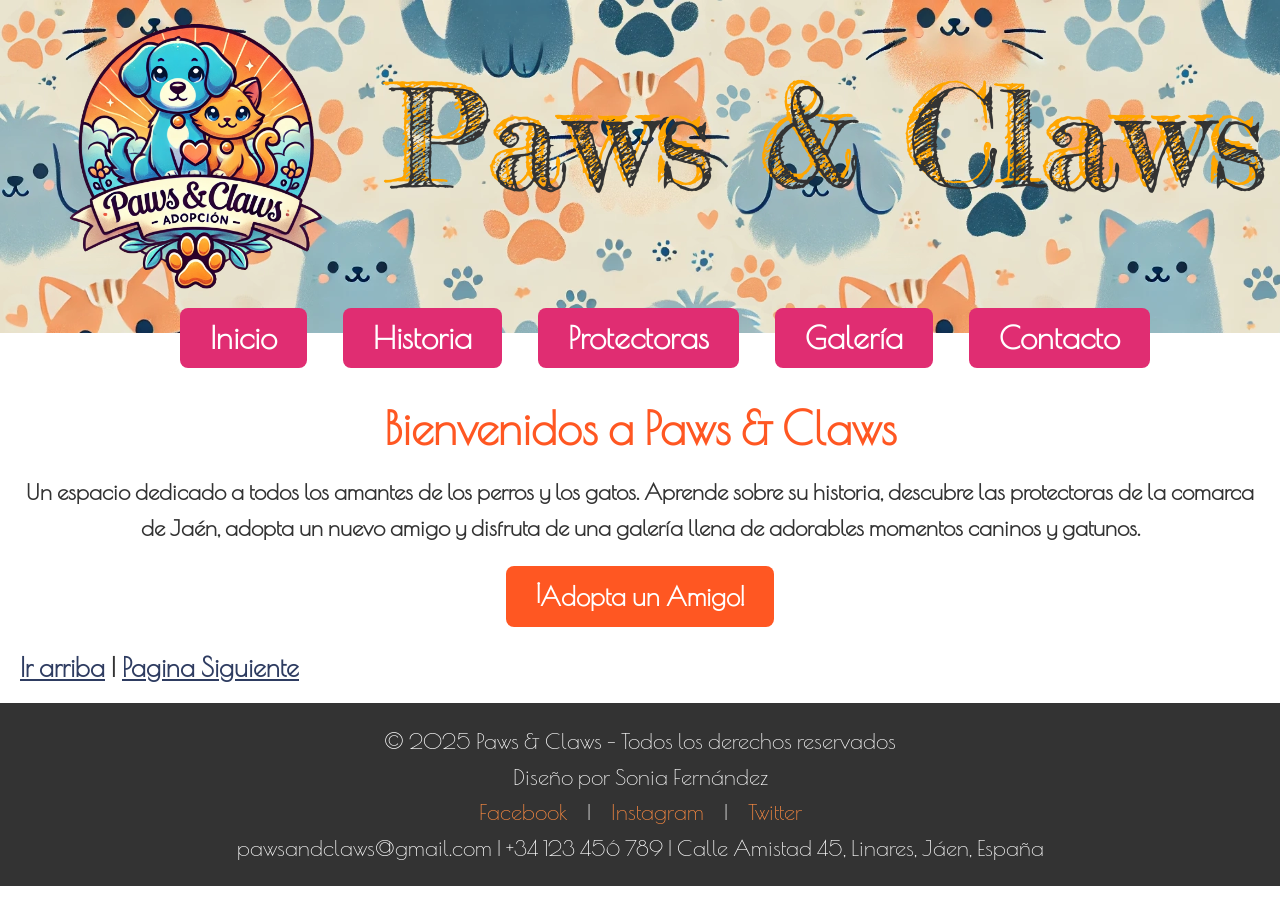
<file: index.html>
<!DOCTYPE html>
<html lang="es">
<head>
    <meta charset="UTF-8">
    <meta name="viewport" content="width=device-width, initial-scale=1.0">
    <meta name="author" content="Sonia Fernández Pérez"/>
    <title>Paws & Claws - Adopciones</title>
    <meta name="description" content="Web para amantes de los perros y gatos">
    <meta name="keywords" content="html,perro, gato, Claws, Paws ">
    <link rel="icon" href="./Images/logo2.png" type="png">
    <link rel="stylesheet" href="./CSS/index.css">
</head>

<body>
    <!-- Cabecera de la web -->
    <header>
        <picture id="logo">
            <img src="./Images/logo2.png" alt="Paws & Claws" width="280" />
        </picture>
        <div class="titulo">Paws & Claws</div>
        <nav class="seccion">
            <ul>
                <li><a href="index.html">Inicio</a></li>
                <li class="desplegar">
                    <a href="./HTML/historia.html">Historia</a>
                    <ul class="menu-desplegable">
                        <li><a href="./HTML/historia-perro.html">Historia perro</a></li>
                        <li><a href="./HTML/historia-gato.html">Historia gato</a></li>
                    </ul>
                </li>
                <li><a href="./HTML/protectoras.html">Protectoras</a></li>
                <li><a href="./HTML/galeria.html">Galería</a></li>
                <li><a href="./HTML/contacto.html">Contacto</a></li>
            </ul>
        </nav>
    </header>

    <!-- Sección Principal -->
    <main>
        <section class="presentacion">
            <h1>Bienvenidos a Paws & Claws</h1>
            <p>Un espacio dedicado a todos los amantes de los perros y los gatos. Aprende sobre su historia, descubre las protectoras de la comarca de Jaén, adopta un nuevo amigo y disfruta de una galería llena de adorables momentos caninos y gatunos.</p>
            <a href="./HTML/formulario.html">¡Adopta un Amigo!</a>
        </section>
    </main>

     <!--seccion indice-->
    <div class="indice">
        <a href="#logo">Ir arriba</a> | <a href="./HTML/historia.html">Pagina Siguiente</a>
    </div>
    
    <!-- Pie de Página -->
    <footer>
        <p>&copy; 2025 Paws & Claws - Todos los derechos reservados</p>
        <P>Diseño por Sonia Fernández</P>
        <div class="redes-sociales">
            <a href="#">Facebook</a> | <a href="#">Instagram</a> | <a href="#">Twitter</a>
            <p>pawsandclaws@gmail.com | +34 123 456 789 | Calle Amistad 45, Linares, Jáen, España</p>
        </div>
    </footer>

</body>

</html>
</file>
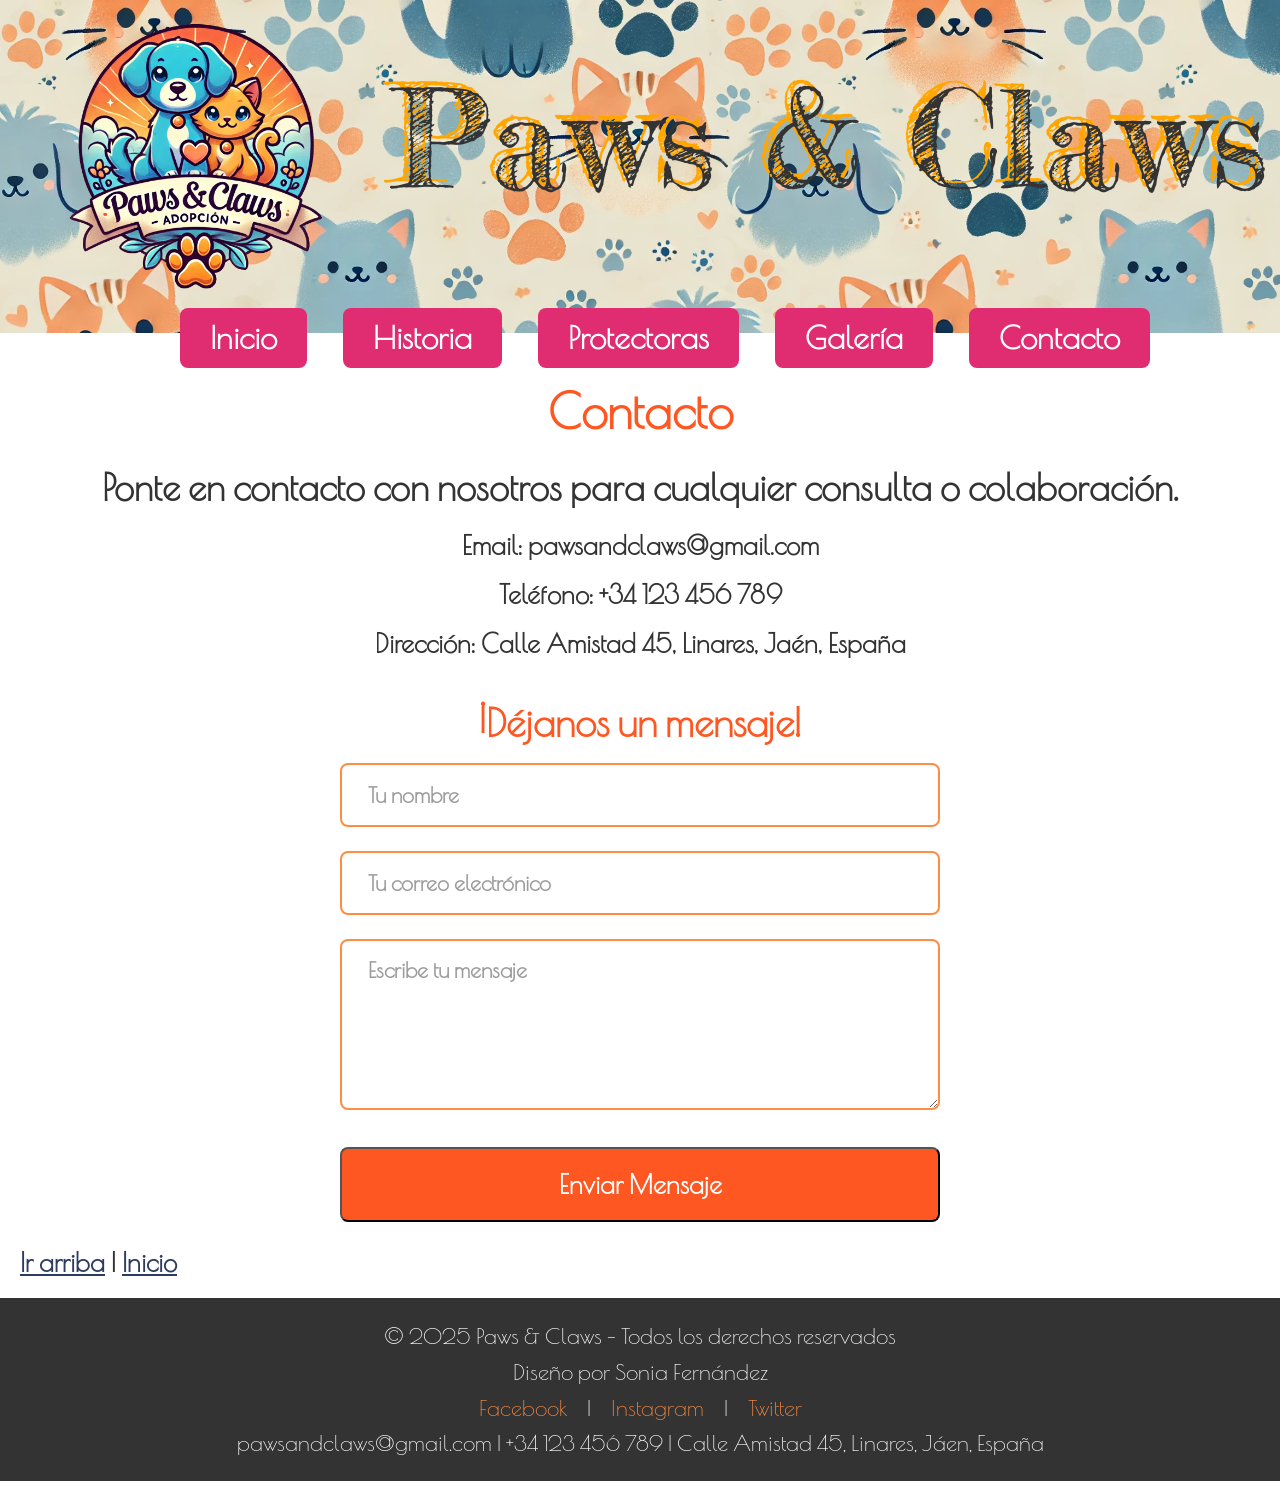
<file: HTML/contacto.html>
<!DOCTYPE html>
<html lang="es">
<head>
    <meta charset="UTF-8">
    <meta name="viewport" content="width=device-width, initial-scale=1.0">
    <meta name="author" content="Sonia Fernández Pérez"/>
    <title>Paws & Claws - Adopciones</title>
    <meta name="description" content="Web para amantes de los perros y gatos">
    <meta name="keywords" content="html,perro, gato, Claws, Paws ">
    <link rel="icon" href="../Images/logo2.png" type="png">
    <link rel="stylesheet" href="../CSS/contacto.css">
</head>

<body>
     <!-- Cabecera de la web -->
     <header>
        <picture id="logo">
            <img src="../Images/logo2.png" alt="Paws & Claws" width="280" />
        </picture>
        <div class="titulo">Paws & Claws</div>
        <nav class="seccion">
            <ul>
                <li><a href="../index.html">Inicio</a></li>
                <li class="desplegar">
                    <a href="historia.html">Historia</a>
                    <ul class="menu-desplegable">
                        <li><a href="historia-perros.html">Historia perro</a></li>
                        <li><a href="historia-gatos.html">Historia gato</a></li>
                    </ul>
                </li>
                <li><a href="protectoras.html">Protectoras</a></li>
                <li><a href="galeria.html">Galería</a></li>
                <li><a href="contacto.html">Contacto</a></li>
            </ul>
        </nav>
    </header>

    <!-- Sección Contacto -->
     <main>
        <section class="contacto">
                <h2>Contacto</h2>
                <p>Ponte en contacto con nosotros para cualquier consulta o colaboración.</p>
                <ul>
                    <li>Email: pawsandclaws@gmail.com</li>
                    <li>Teléfono: +34 123 456 789</li>
                    <li>Dirección: Calle Amistad 45, Linares, Jaén, España</li>
                </ul>
            </section>
            <section class="mensaje">
                <h2>¡Déjanos un mensaje!</h2>
                <form action="#" method="post">
                    <input type="text" name="nombre" placeholder="Tu nombre" required>
                    <input type="email" name="email" placeholder="Tu correo electrónico" required>
                    <textarea name="mensaje" placeholder="Escribe tu mensaje" rows="5" required></textarea>
                    <button type="submit">Enviar Mensaje</button>
                </form>
            </section>
     </main>
    

    <!--seccion indice-->
    <div class="indice">
        <a href="#logo">Ir arriba</a> | <a href="../index.html">Inicio</a>
    </div>
    <!-- Pie de Página -->
    <footer>
        <p>&copy; 2025 Paws & Claws - Todos los derechos reservados</p>
        <P>Diseño por Sonia Fernández</P>
        <div class="redes-sociales">
            <a href="#">Facebook</a> | <a href="#">Instagram</a> | <a href="#">Twitter</a>
            <p>pawsandclaws@gmail.com | +34 123 456 789 | Calle Amistad 45, Linares, Jáen, España</p>
        </div>
    </footer>

</body>

</html>
</file>
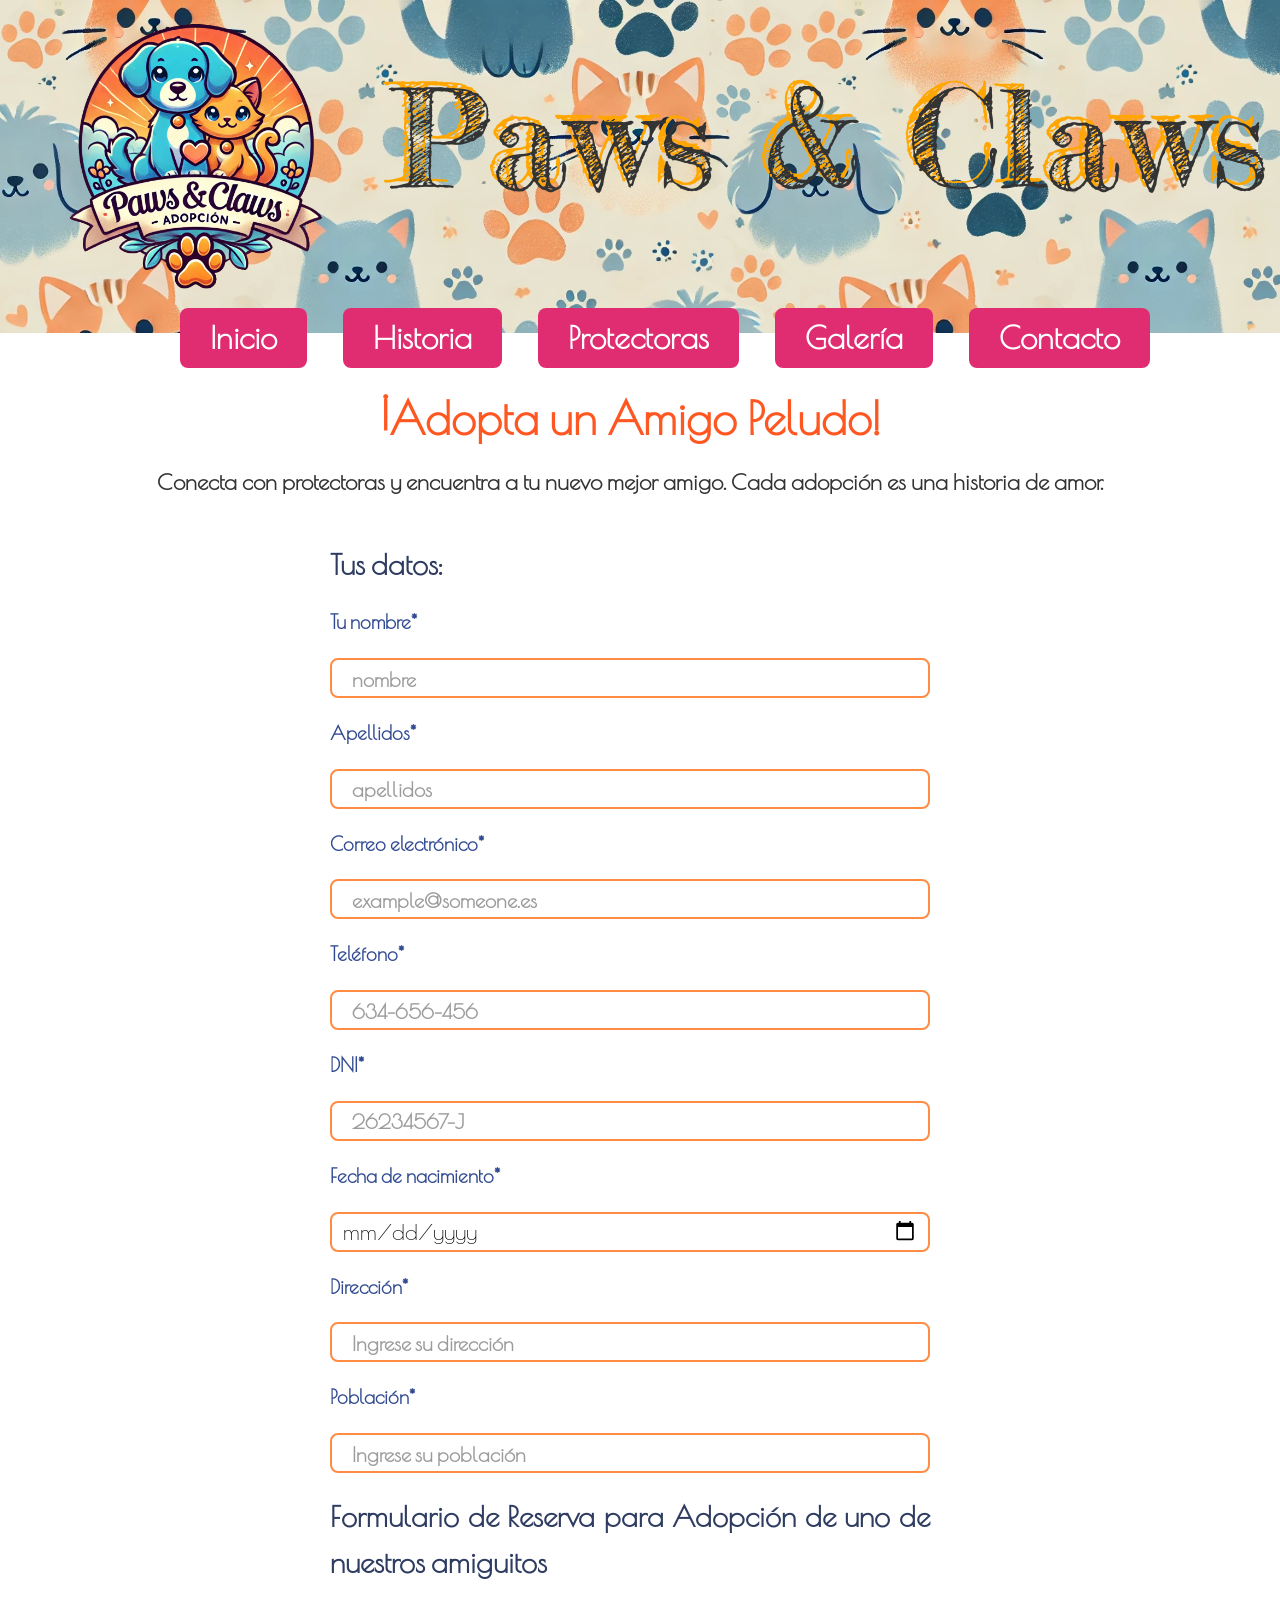
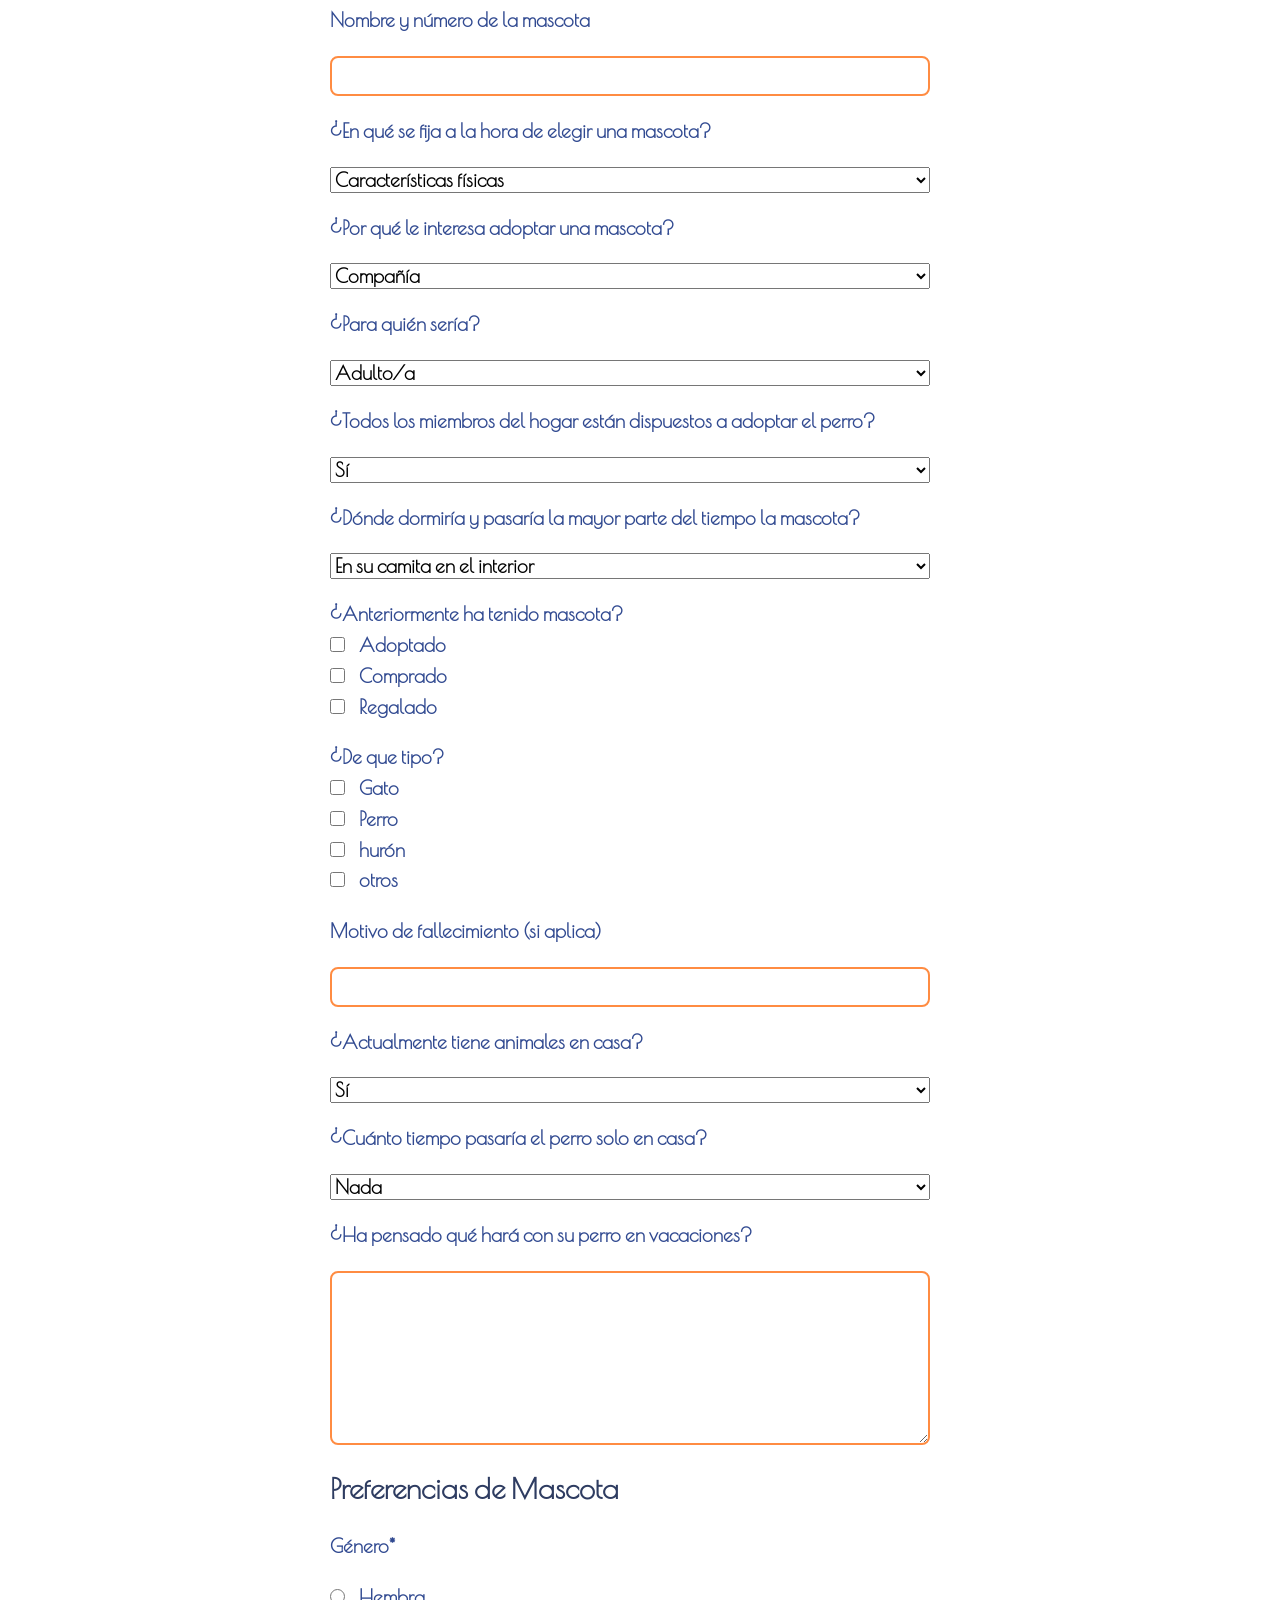
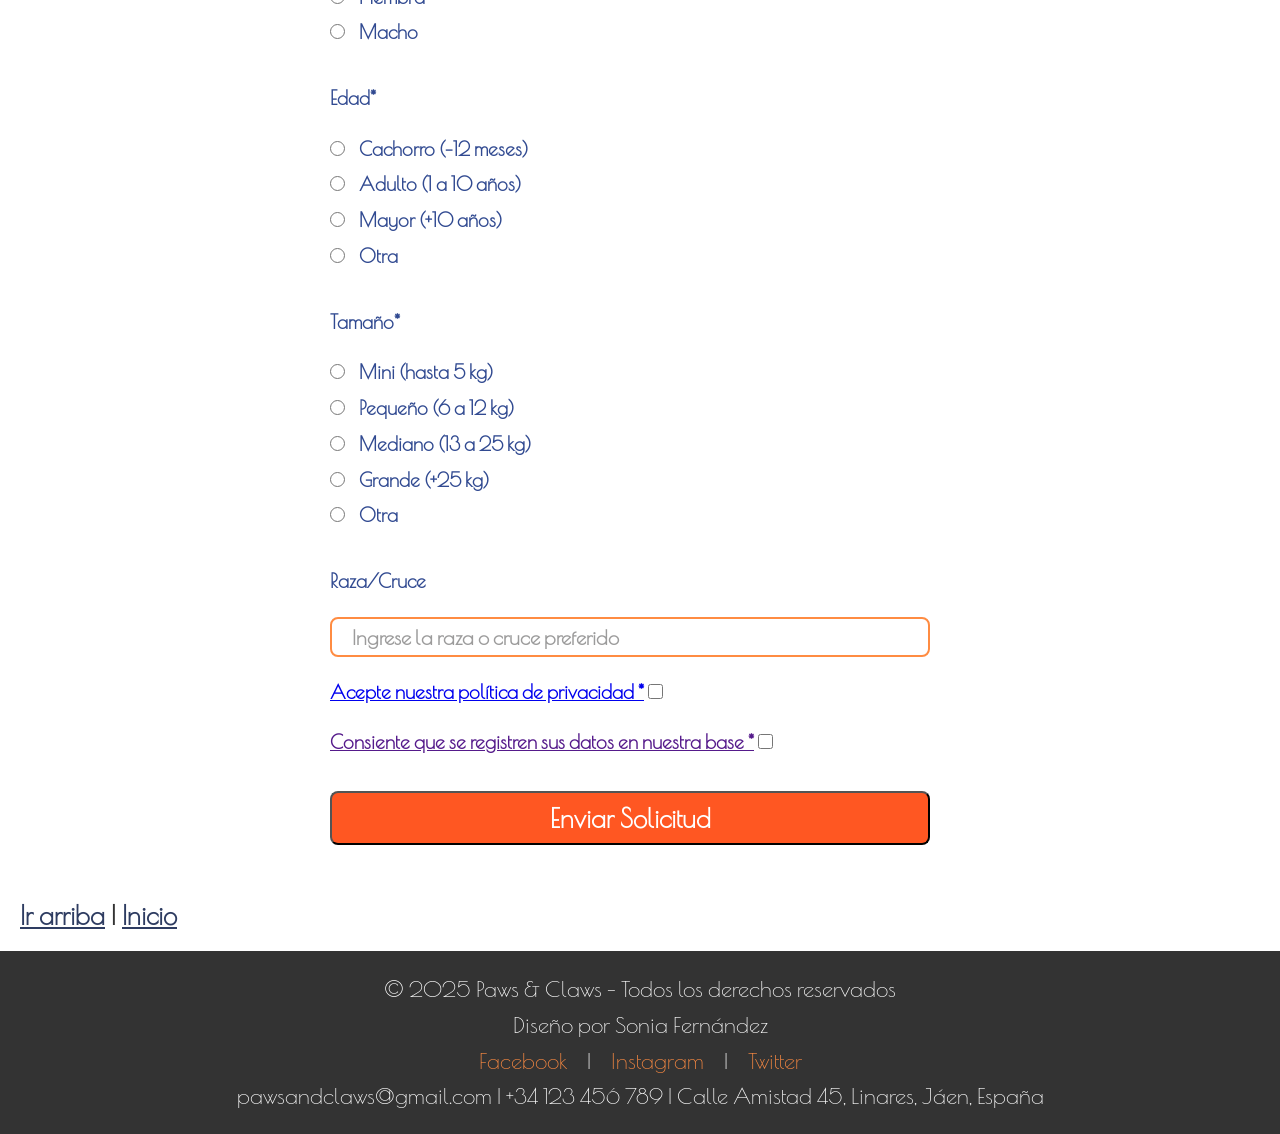
<file: HTML/formulario.html>
<!DOCTYPE html>
<html lang="es">
<head>
    <meta charset="UTF-8">
    <meta name="viewport" content="width=device-width, initial-scale=1.0">
    <meta name="author" content="Sonia Fernández Pérez"/>
    <title>Paws & Claws - Adopciones</title>
    <meta name="description" content="Web para amantes de los perros y gatos">
    <meta name="keywords" content="html,perro, gato, Claws, Paws ">
    <link rel="icon" href="../Images/logo2.png" type="png">
    <link rel="stylesheet" href="../CSS/formulario.css">
</head>

<body>
    <!-- Cabecera de la web -->
    <header>
        <picture id="logo">
            <img src="../Images/logo2.png" alt="Paws & Claws" width="280" />
        </picture>
        <div class="titulo">Paws & Claws</div>
        <nav class="seccion">
            <ul>
                <li><a href="../index.html">Inicio</a></li>
                <li class="desplegar">
                    <a href="./historia.html">Historia</a>
                    <ul class="menu-desplegable">
                        <li><a href="./historia-perro.html">Historia perro</a></li>
                        <li><a href="./historia-gato.html">Historia gato</a></li>
                    </ul>
                </li>
                <li><a href="./protectoras.html">Protectoras</a></li>
                <li><a href="./galeria.html">Galería</a></li>
                <li><a href="./contacto.html">Contacto</a></li>
            </ul>
        </nav>
    </header>

    <!-- Sección adopcion -->
    <main>
        <section class="formulario">
            <h2>¡Adopta un Amigo Peludo!</h2>
            <p>Conecta con protectoras y encuentra a tu nuevo mejor amigo. Cada adopción es una historia de amor.</p><br>
                <form action="#" method="post">
                <h4>Tus datos:</h4>
                    <label>Tu nombre*</label>
                    <input type="text" name="nombre" placeholder="nombre" required>
                    
                    <label>Apellidos*</label>
                    <input type="text" name="apellidos" placeholder="apellidos" required>
                    
                    <label>Correo electrónico*</label>
                    <input type="email" name="correo" placeholder="example@someone.es" required>
                    
                    <label>Teléfono*</label>
                    <input type="tel" name="telefono" placeholder="634-656-456" required>
                    
                    <label>DNI*</label>
                    <input type="text" name="dni" placeholder="26234567-J" required>
                    
                    <label>Fecha de nacimiento*</label>
                    <input type="date" name="fecha_nacimiento" id="fecha_nacimiento" min="2006-03-09" required>
                    
                    <label>Dirección*</label>
                    <input type="text" name="direccion" placeholder="Ingrese su dirección" required>
        
                    <label>Población*</label>
                    <input type="text" name="poblacion" placeholder="Ingrese su población" required>
        
                    
                    <h4>Formulario de Reserva para Adopción de uno de nuestros amiguitos</h4>
                    <label>Nombre y número de la mascota</label>
                    <input type="text" name="mascota">
                    
                    <label>¿En qué se fija a la hora de elegir una mascota?</label>
                    <select name="criterio">
                        <option value="fisicas">Características físicas</option>
                        <option value="caracter">Carácter</option>
                        <option value="edad">Edad</option>
                        <option value="otros">Otros</option>
                    </select>
                    
                    <label>¿Por qué le interesa adoptar una mascota?</label>
                    <select name="motivo">
                        <option value="compania">Compañía</option>
                        <option value="cria">Cría</option>
                        <option value="caza">Caza</option>
                        <option value="guarda">Guarda</option>
                        <option value="terapia">Terapia</option>
                        <option value="venta">Venta</option>
                        <option value="regalo">Regalo</option>
                        <option value="otros">Otros</option>
                    </select>
                    
                    <label>¿Para quién sería?</label>
                    <select name="destinatario">
                        <option value="adulto">Adulto/a</option>
                        <option value="nino">Niño/a</option>
                        <option value="mayor">Persona mayor</option>
                        <option value="discapacidad">Persona con discapacidad</option>
                        <option value="otros">Otros</option>
                    </select>
                    
                    <label>¿Todos los miembros del hogar están dispuestos a adoptar el perro?</label>
                    <select name="acuerdo">
                        <option value="si">Sí</option>
                        <option value="no">No</option>
                    </select>
                    
                    <label>¿Dónde dormiría y pasaría la mayor parte del tiempo la mascota?</label>
                    <select name="lugar">
                        <option value="interior">En su camita en el interior</option>
                        <option value="habitacion">En la habitación del dueño</option>
                        <option value="pasillo">En el pasillo</option>
                        <option value="exterior">En una casita en el exterior</option>
                        <option value="jaula">En una jaula</option>
                        <option value="otros">Otros</option>
                    </select>
                    
                    <label>¿Anteriormente ha tenido mascota? <br>
                        <input type="checkbox" name="historial" value="adoptado"> Adoptado <br>
                        <input type="checkbox" name="historial" value="comprado"> Comprado <br>
                        <input type="checkbox" name="historial" value="regalado"> Regalado <br>
                    </label>

                    <label>¿De que tipo? <br>
                        <input type="checkbox" name="tipo" value="gato"> Gato <br>
                        <input type="checkbox" name="tipo" value="perro"> Perro <br>
                        <input type="checkbox" name="tipo" value="hurón"> hurón <br>
                        <input type="checkbox" name="tipo" value="otros"> otros <br>
                    </label>


                    <label>Motivo de fallecimiento (si aplica)</label>
                    <input type="text" name="motivo_fallecimiento">
                    
                    <label>¿Actualmente tiene animales en casa?</label>
                    <select name="tiene_animales">
                        <option value="si">Sí</option>
                        <option value="no">No</option>
                    </select>
                    
                    <label>¿Cuánto tiempo pasaría el perro solo en casa?</label>
                    <select name="tiempo_solo">
                        <option value="nada">Nada</option>
                        <option value="1_3">Entre 1 y 3 horas</option>
                        <option value="3_6">Entre 3 y 6 horas</option>
                        <option value="6+">Más de 6 horas</option>
                    </select>
                    
                    <label>¿Ha pensado qué hará con su perro en vacaciones?</label>
                    <textarea name="vacaciones" cols="20" rows="10" maxlength="500"></textarea>

                    <h4>Preferencias de Mascota</h4>
                    <label>Género*</label>
                        <div class="radio-group">
                            <label><input type="radio" name="genero" value="Hembra" required> Hembra</label>
                            <label><input type="radio" name="genero" value="Macho" required> Macho</label>
                        </div>
                        
                    <label>Edad*</label>
                        <div class="radio-group">
                            <label><input type="radio" name="edad_mascota" value="Cachorro" required> Cachorro (-12 meses)</label>
                            <label><input type="radio" name="edad_mascota" value="Adulto" required> Adulto (1 a 10 años)</label>
                            <label><input type="radio" name="edad_mascota" value="Mayor" required> Mayor (+10 años)</label>
                            <label><input type="radio" name="edad_mascota" value="Otra" required> Otra</label>
                        </div>
                        
                    <label>Tamaño*</label>
                        <div class="radio-group">
                            <label><input type="radio" name="tamano" value="Mini" required> Mini (hasta 5 kg)</label> 
                            <label><input type="radio" name="tamano" value="Pequeño" required> Pequeño (6 a 12 kg)</label>
                            <label><input type="radio" name="tamano" value="Mediano" required> Mediano (13 a 25 kg)</label>
                            <label><input type="radio" name="tamano" value="Grande" required> Grande (+25 kg)</label>
                            <label><input type="radio" name="tamano" value="Otra" required> Otra</label>
                        </div>
        
                    <label>Raza/Cruce</label>
                        <input type="text" name="raza" placeholder="Ingrese la raza o cruce preferido">
                    
                    <label><a href="#">Acepte nuestra política de privacidad *</a>
                        <input type="checkbox" name="privacidad" required>
                    </label>
                    <label><a href="">Consiente que se registren sus datos en nuestra base *</a>
                        <input type="checkbox" name="consentimiento" required>
                    </label>
                    <button type="submit">Enviar Solicitud</button>
                </form>
        </section>
    </main>

    <!--seccion indice-->
    <div class="indice">
        <a href="#logo">Ir arriba</a> | <a href="../index.html">Inicio</a>
    </div>
    <!-- Pie de Página -->
    <footer>
        <p>&copy; 2025 Paws & Claws - Todos los derechos reservados</p>
        <P>Diseño por Sonia Fernández</P>
        <div class="redes-sociales">
            <a href="#">Facebook</a> | <a href="#">Instagram</a> | <a href="#">Twitter</a>
            <p>pawsandclaws@gmail.com | +34 123 456 789 | Calle Amistad 45, Linares, Jáen, España</p>
        </div>
    </footer>

</body>

</html>
</file>
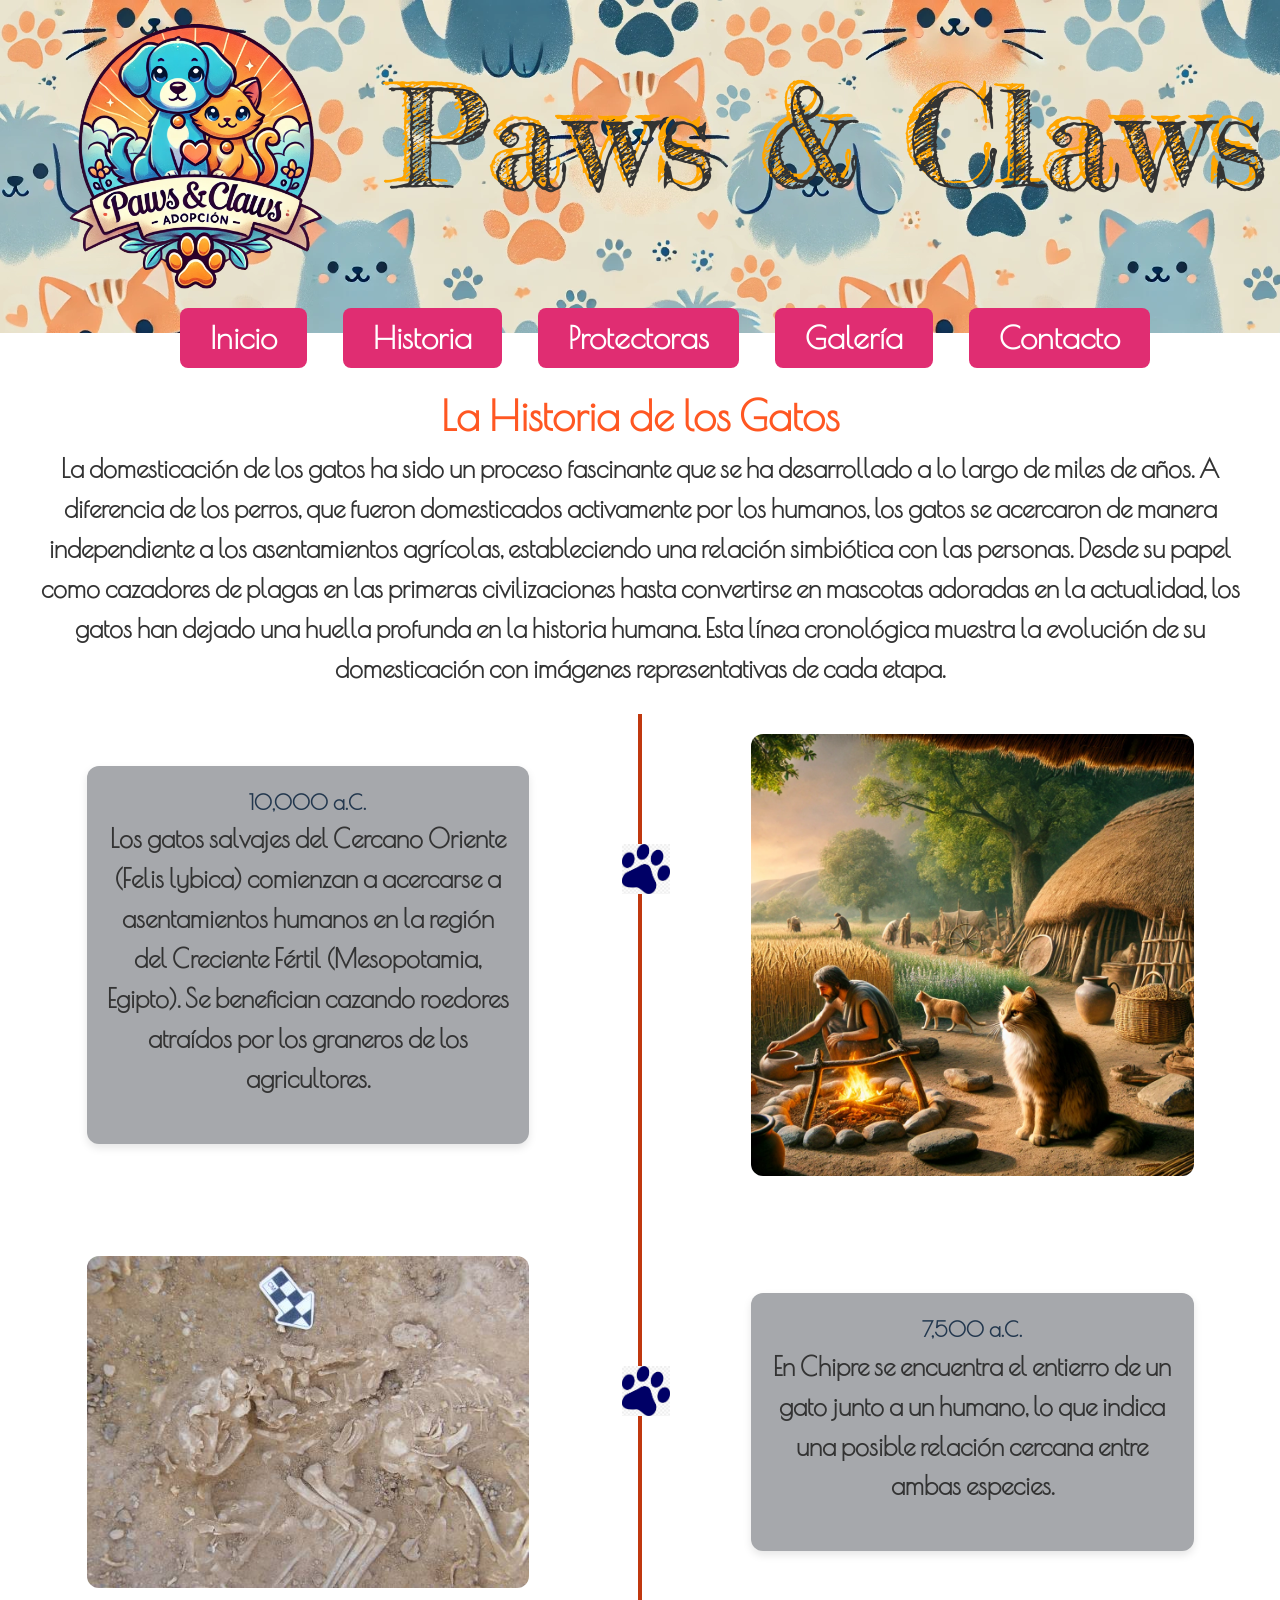
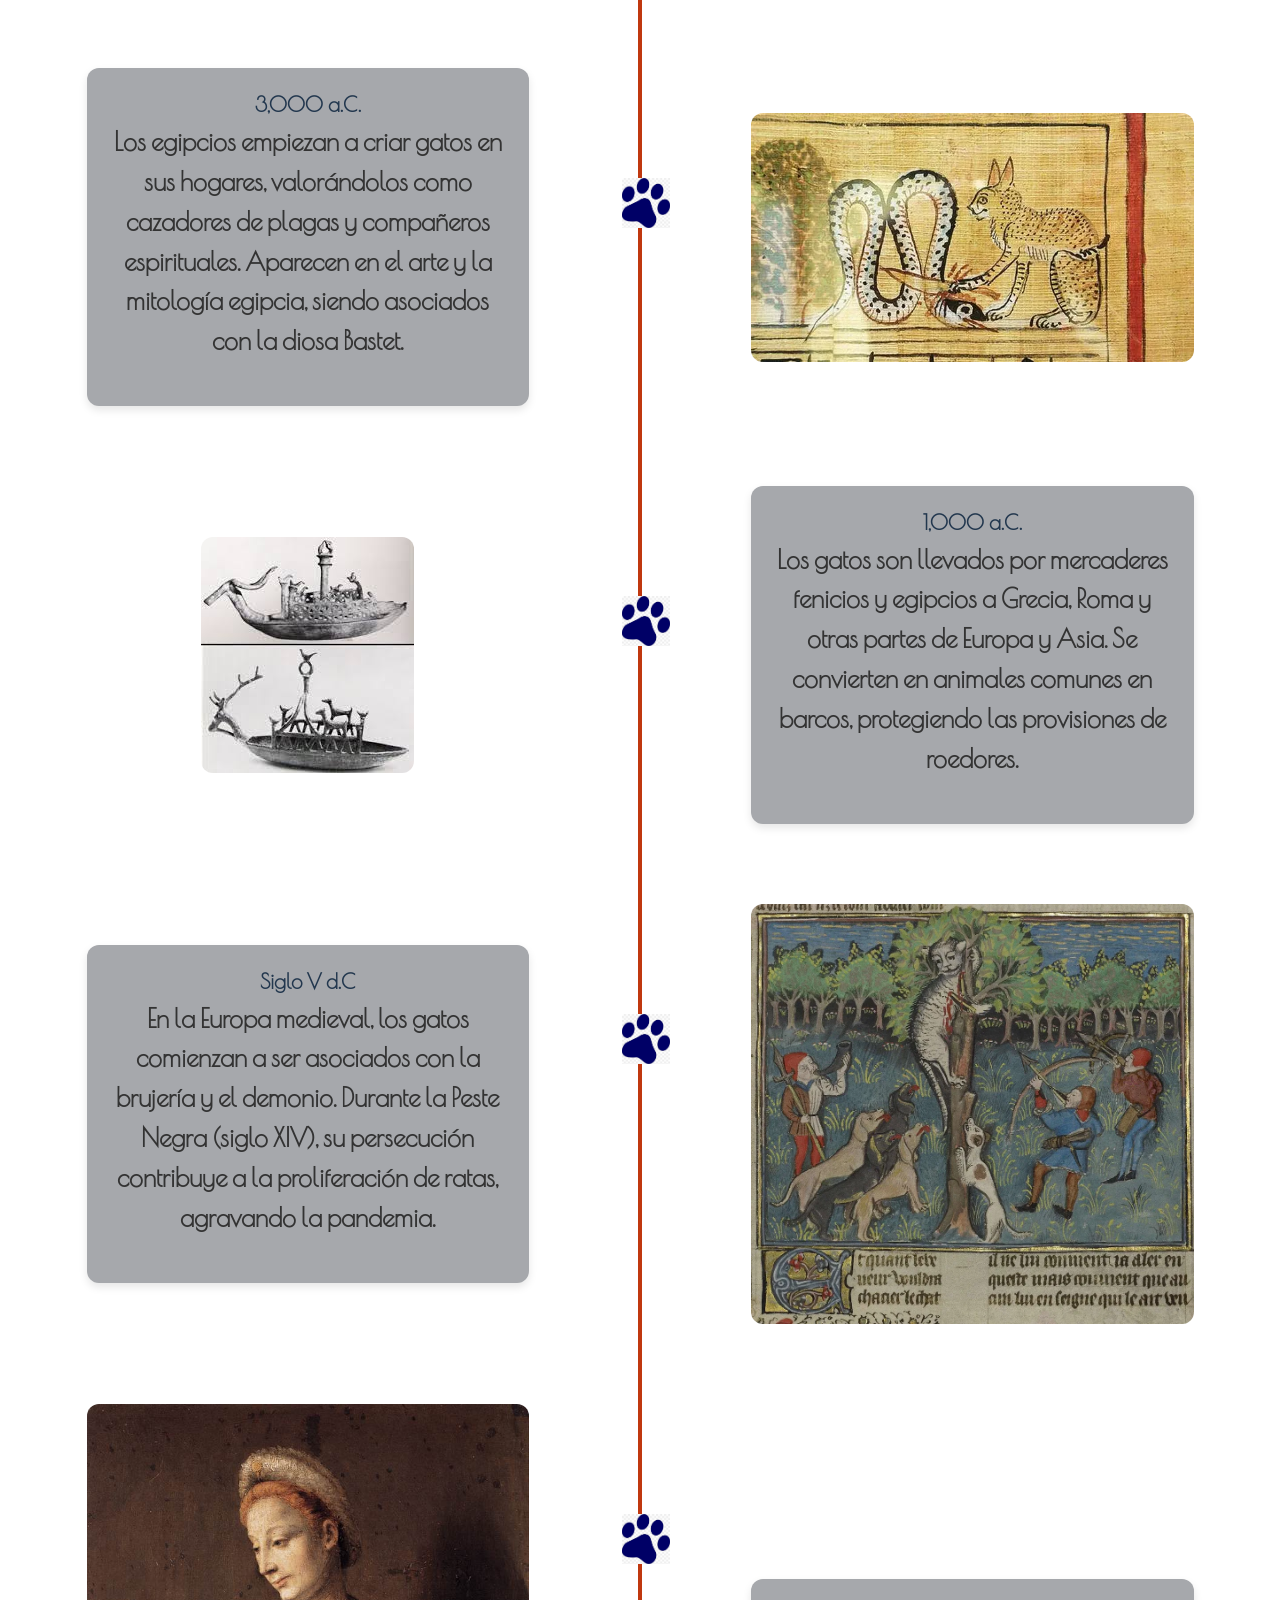
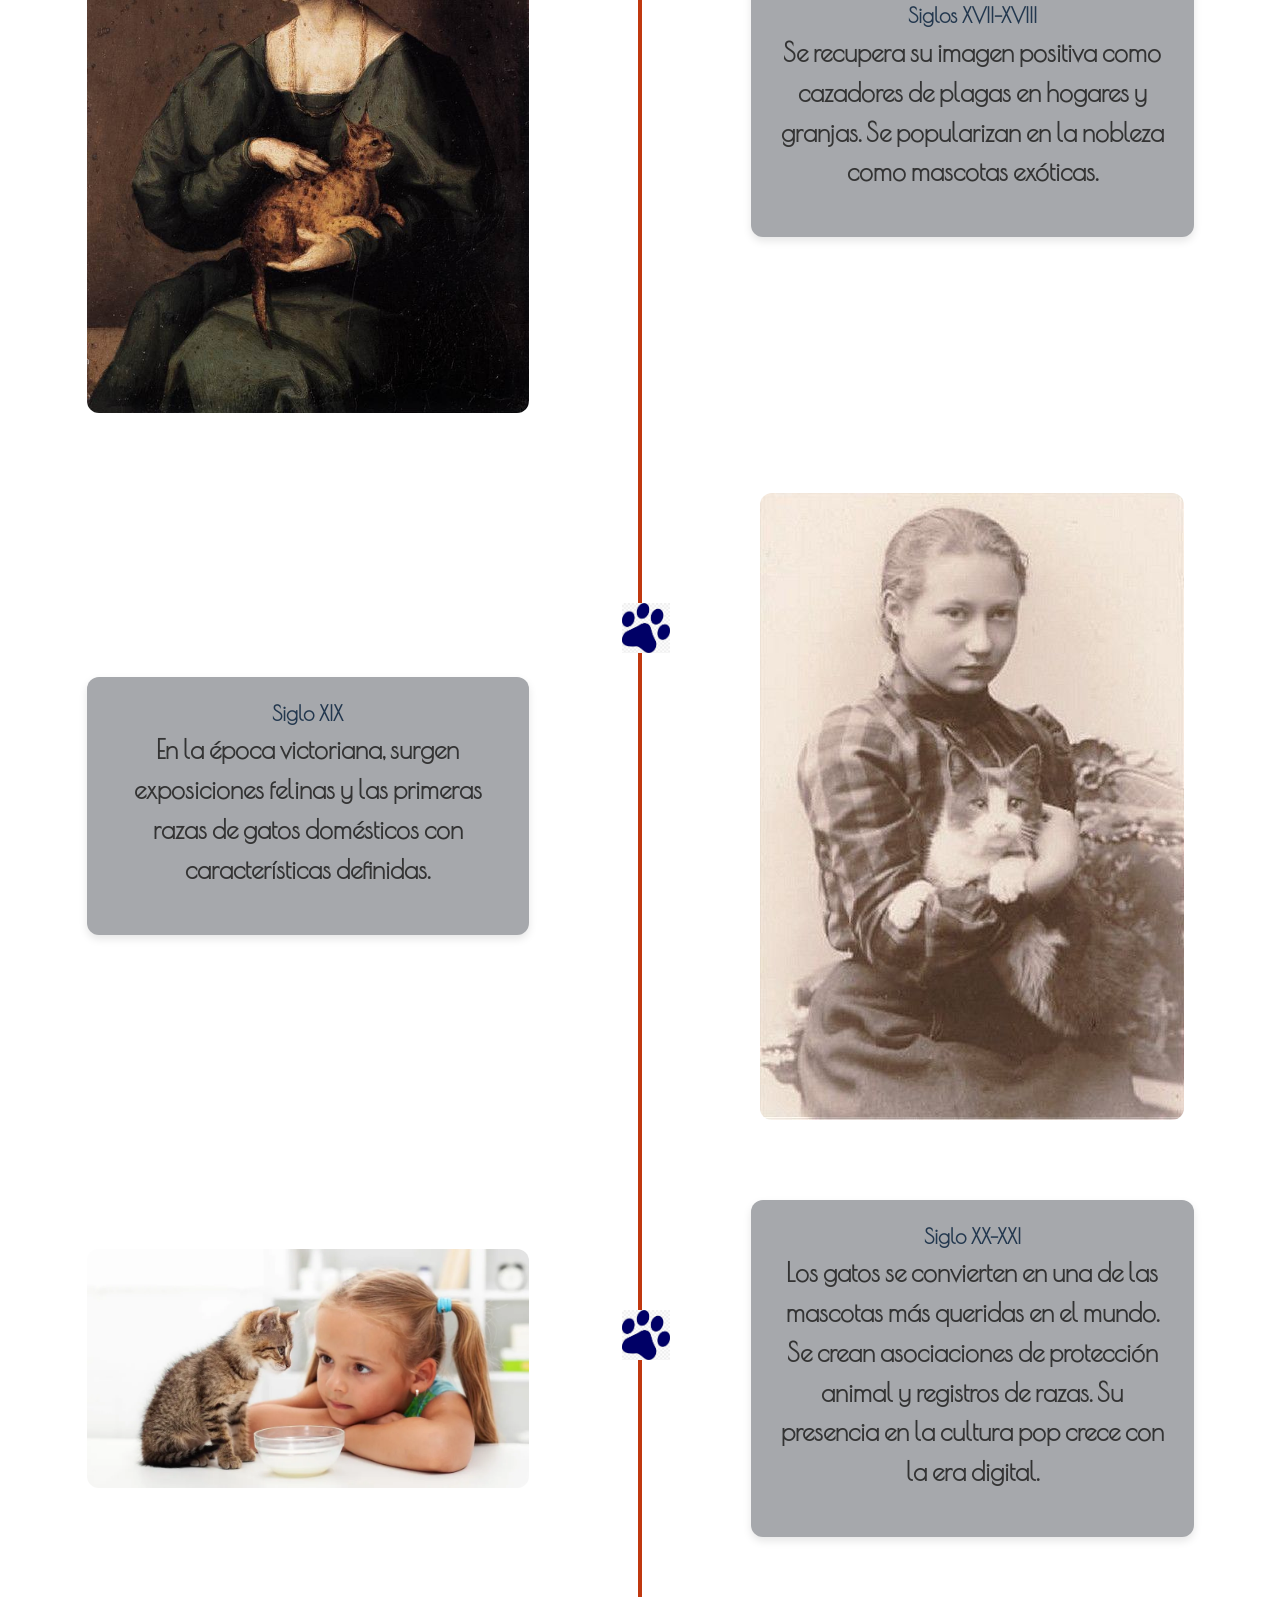
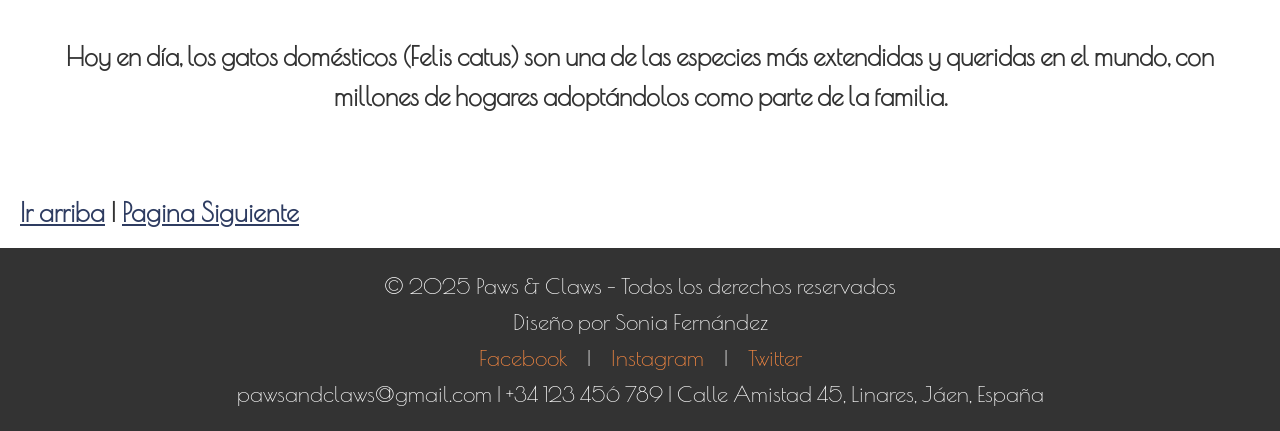
<file: HTML/historia-gato.html>
<!DOCTYPE html>
<html lang="es">
<head>
    <meta charset="UTF-8">
    <meta name="viewport" content="width=device-width, initial-scale=1.0">
    <meta name="author" content="Sonia Fernández Pérez"/>
    <title>Paws & Claws - Adopciones</title>
    <meta name="description" content="Web para amantes de los perros y gatos">
    <meta name="keywords" content="html,perro, gato, Claws, Paws ">
    <link rel="icon" href="../Images/logo2.png" type="png">
    <link rel="stylesheet" href="../CSS/historia-gato.css">
</head>

<body>
    <!-- Cabecera de la web -->
    <header>
        <picture id="logo">
            <img src="../Images/logo2.png" alt="Paws & Claws" width="280" />
        </picture>
        <div class="titulo">Paws & Claws</div>
        <nav class="seccion">
            <ul>
                <li><a href="../index.html">Inicio</a></li>
                <li class="desplegar">
                    <a href="./historia.html">Historia</a>
                    <ul class="menu-desplegable">
                        <li><a href="./historia-perro.html">Historia perro</a></li>
                        <li><a href="./historia-gato.html">Historia gato</a></li>
                    </ul>
                </li>
                <li><a href="./protectoras.html">Protectoras</a></li>
                <li><a href="./galeria.html">Galería</a></li>
                <li><a href="./contacto.html">Contacto</a></li>
            </ul>
        </nav>
    </header>

    <!-- Sección Historia -->
    <section class="historia">
        <h1>La Historia de los Gatos</h1>
        <p>La domesticación de los gatos ha sido un proceso fascinante que se ha desarrollado a lo largo de miles de años. A diferencia de los perros, que fueron domesticados activamente por los humanos, los gatos se acercaron de manera independiente a los asentamientos agrícolas, estableciendo una relación simbiótica con las personas. Desde su papel como cazadores de plagas en las primeras civilizaciones hasta convertirse en mascotas adoradas en la actualidad, los gatos han dejado una huella profunda en la historia humana. Esta línea cronológica muestra la evolución de su domesticación con imágenes representativas de cada etapa.</p>
        <div class="linea-tiempo">
            <div class="linea-tiempo-seccion">
                <div class="linea-tiempo-contenido">
                    <span class="linea-tiempo-fecha">10,000 a.C.</span>
                    <p>Los gatos salvajes del Cercano Oriente (Felis lybica) comienzan a acercarse a asentamientos humanos en la región del Creciente Fértil (Mesopotamia, Egipto). Se benefician cazando roedores atraídos por los graneros de los agricultores.</p>
                </div>
                <div class="linea-tiempo-imagen">
                    <img src="../Images/linea-gato-1.webp" alt="Representación de un gato salvaje acechando roedores cerca de un antiguo asentamiento humano.">
                </div>
                <div class="linea-tiempo-punto"></div>
            </div>
            <div class="linea-tiempo-seccion">
                <div class="linea-tiempo-contenido">
                    <span class="linea-tiempo-fecha">7,500 a.C.</span>
                    <p>En Chipre se encuentra el entierro de un gato junto a un humano, lo que indica una posible relación cercana entre ambas especies.</p>
                </div>
                <div class="linea-tiempo-imagen">
                    <img src="../Images/linea-gato-2.jpg" alt="">
                </div>
                <div class="linea-tiempo-punto"></div>
            </div>
            <div class="linea-tiempo-seccion">
                <div class="linea-tiempo-contenido">
                    <span class="linea-tiempo-fecha"> 3,000 a.C.</span>
                    <p>Los egipcios empiezan a criar gatos en sus hogares, valorándolos como cazadores de plagas y compañeros espirituales. Aparecen en el arte y la mitología egipcia, siendo asociados con la diosa Bastet.</p>
                </div>
                <div class="linea-tiempo-imagen">
                    <img src="../Images/linea-gato-3.webp" alt="pintura egipcia de un gato">
                </div>
                <div class="linea-tiempo-punto"></div>
            </div>
            <div class="linea-tiempo-seccion">
                <div class="linea-tiempo-contenido">
                    <span class="linea-tiempo-fecha"> 1,000 a.C.</span>
                    <p>Los gatos son llevados por mercaderes fenicios y egipcios a Grecia, Roma y otras partes de Europa y Asia. Se convierten en animales comunes en barcos, protegiendo las provisiones de roedores.</p>
                </div>
                <div class="linea-tiempo-imagen">
                    <img src="../Images/linea-gato-4.jfif" alt="barco fenicio con gatos a bordo, rodeado de mercancías.">
                </div>
                <div class="linea-tiempo-punto"></div>
            </div>
            <div class="linea-tiempo-seccion">
                <div class="linea-tiempo-contenido">
                    <span class="linea-tiempo-fecha">Siglo V d.C</span>
                    <p>En la Europa medieval, los gatos comienzan a ser asociados con la brujería y el demonio. Durante la Peste Negra (siglo XIV), su persecución contribuye a la proliferación de ratas, agravando la pandemia.</p>
                </div>
                <div class="linea-tiempo-imagen">
                    <img src="../Images/linea-gato-6.webp" alt=" Ilustración medieval que muestra una caceria de un gato">
                </div>
                <div class="linea-tiempo-punto"></div>
            </div>
            <div class="linea-tiempo-seccion">   
                <div class="linea-tiempo-contenido">
                    <span class="linea-tiempo-fecha">Siglos XVII-XVIII</span>
                    <p>Se recupera su imagen positiva como cazadores de plagas en hogares y granjas. Se popularizan en la nobleza como mascotas exóticas.</p>
                </div>
                <div class="linea-tiempo-imagen">
                    <img src="../Images/linea-gato-7.jpg" alt="Pintura de una dama de la nobleza europea del siglo XVII con un gato en su regazo.">
                </div>
                <div class="linea-tiempo-punto"></div>
            </div>
            <div class="linea-tiempo-seccion">   
                <div class="linea-tiempo-contenido">
                    <span class="linea-tiempo-fecha">Siglo XIX</span>
                    <p>En la época victoriana, surgen exposiciones felinas y las primeras razas de gatos domésticos con características definidas.</p>
                </div>
                <div class="linea-tiempo-imagen">
                    <img src="../Images/linea-gato-8.jpg" alt="mujer del siglo XIX con gato en brazos">
                </div>
                <div class="linea-tiempo-punto"></div>
            </div>
            <div class="linea-tiempo-seccion">   
                <div class="linea-tiempo-contenido">
                    <span class="linea-tiempo-fecha">Siglo XX-XXI</span>
                    <p>Los gatos se convierten en una de las mascotas más queridas en el mundo. Se crean asociaciones de protección animal y registros de razas. Su presencia en la cultura pop crece con la era digital.</p>
                </div>
                <div class="linea-tiempo-imagen">
                    <img src="../Images/linea-gato-9.jfif" alt="familia con gato">
                </div>
                <div class="linea-tiempo-punto"></div>
            </div>
        </div>
        
        <p><br/>Hoy en día, los gatos domésticos (Felis catus) son una de las especies más extendidas y queridas en el mundo, con millones de hogares adoptándolos como parte de la familia.</p>
    </section>

    <!--seccion indice-->
    <div class="indice">
        <a href="#logo">Ir arriba</a> | <a href="./protectoras.html">Pagina Siguiente</a>
    </div>
        
    <!-- Pie de Página -->
    <footer>
        <p>&copy; 2025 Paws & Claws - Todos los derechos reservados</p>
        <P>Diseño por Sonia Fernández</P>
        <div class="redes-sociales">
            <a href="#">Facebook</a> | <a href="#">Instagram</a> | <a href="#">Twitter</a>
            <p>pawsandclaws@gmail.com | +34 123 456 789 | Calle Amistad 45, Linares, Jáen, España</p>
        </div>
    </footer>
</body>

</html>
</file>
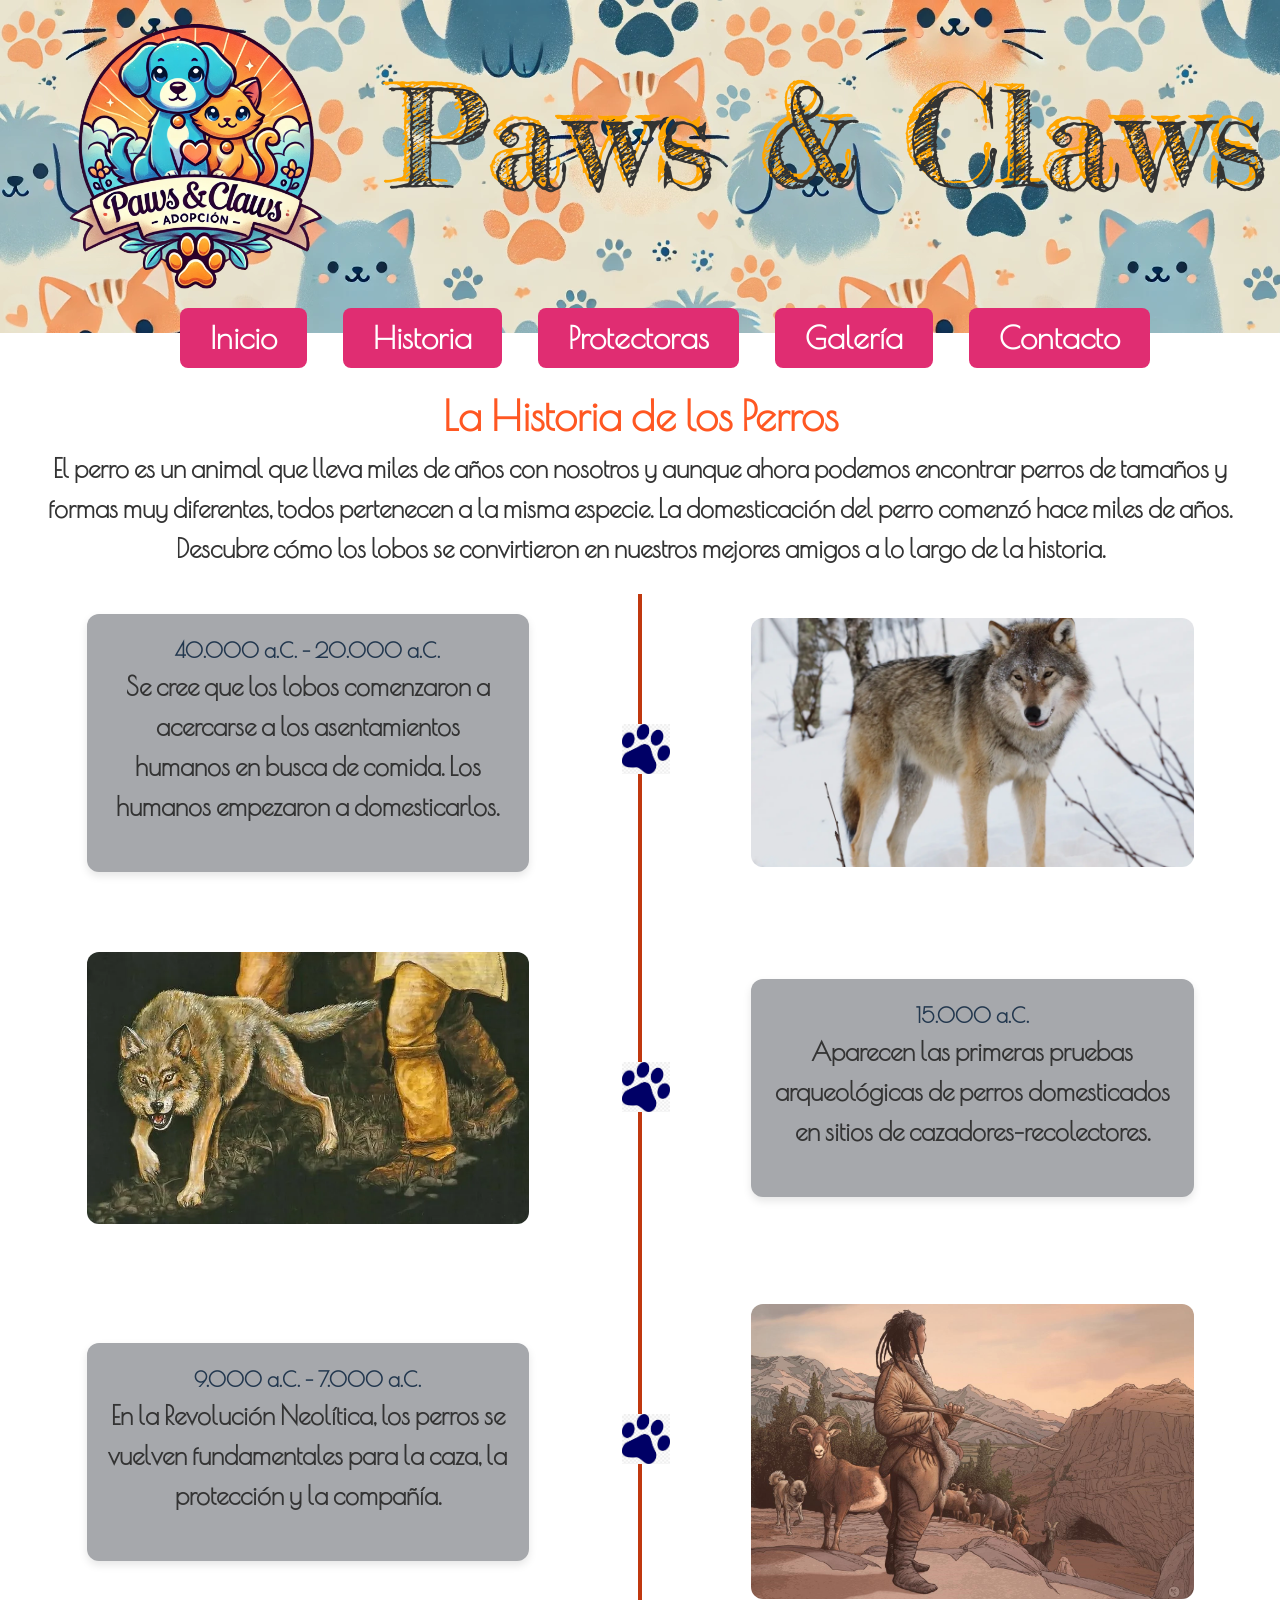
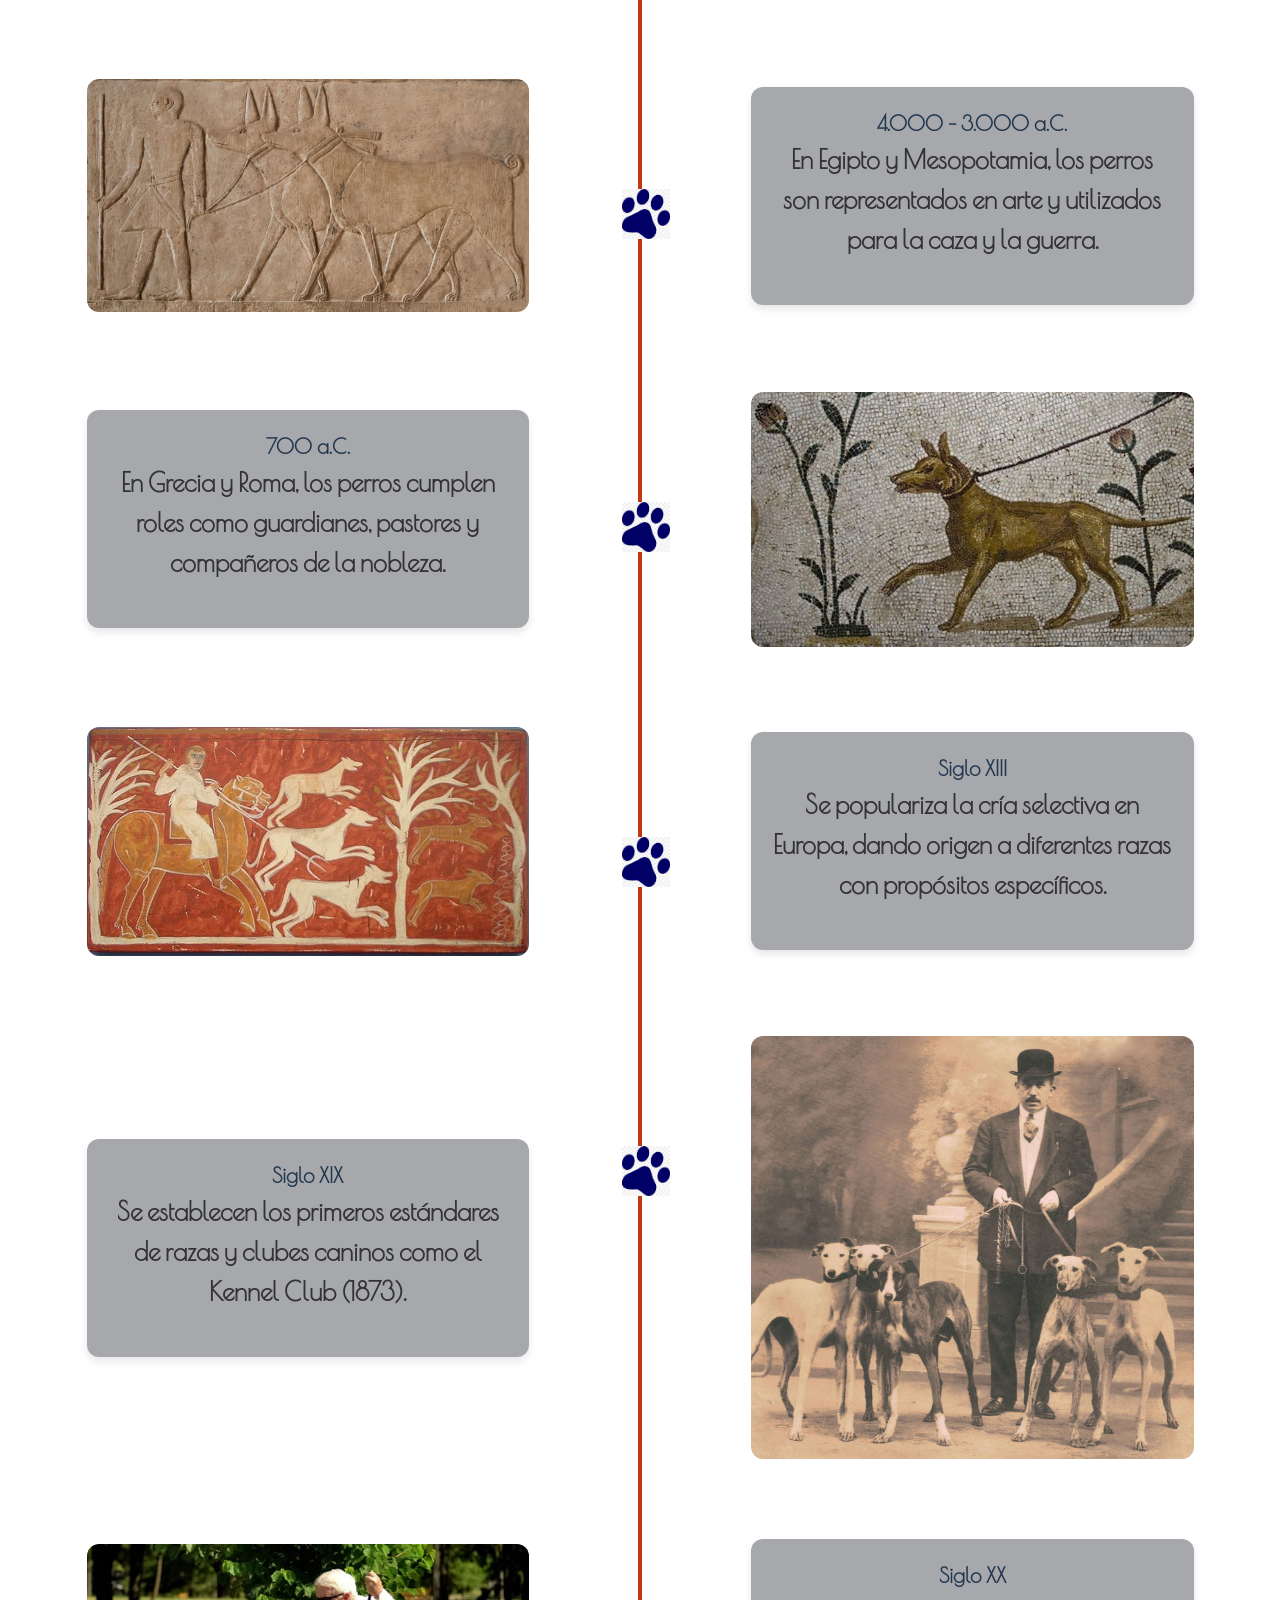
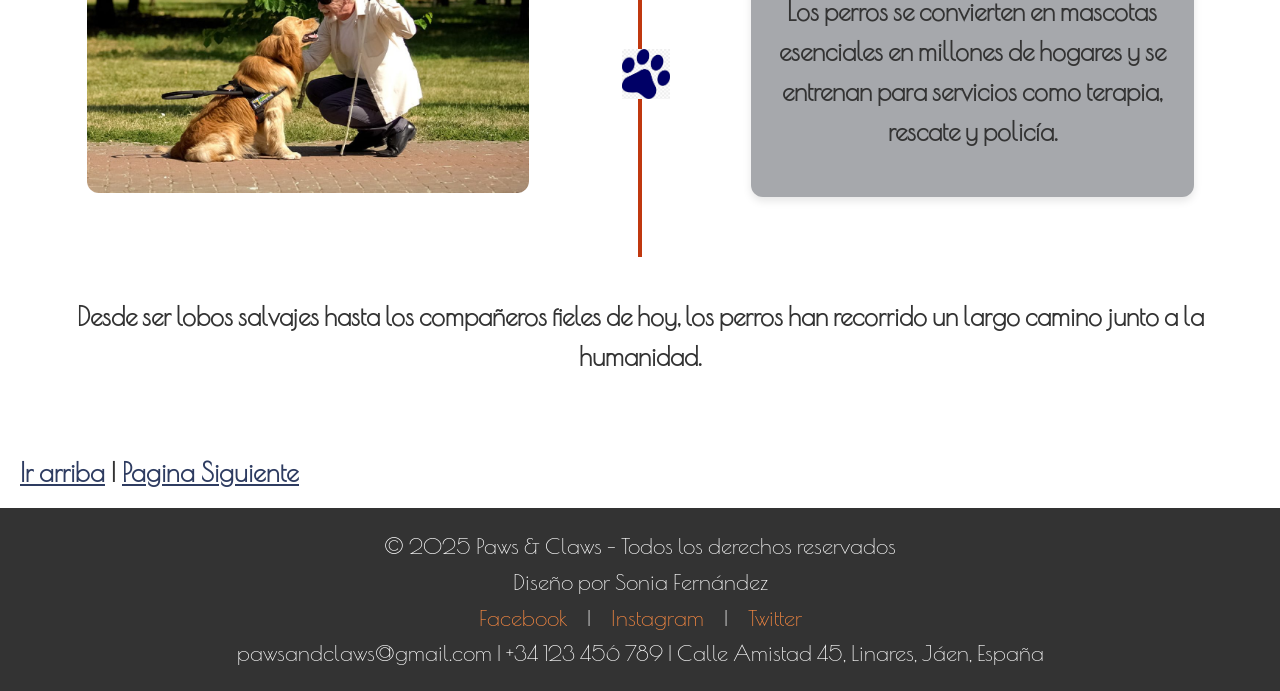
<file: HTML/historia-perro.html>
<!DOCTYPE html>
<html lang="es">
<head>
    <meta charset="UTF-8">
    <meta name="viewport" content="width=device-width, initial-scale=1.0">
    <meta name="author" content="Sonia Fernández Pérez"/>
    <title>Paws & Claws - Adopciones</title>
    <meta name="description" content="Web para amantes de los perros y gatos">
    <meta name="keywords" content="html,perro, gato, Claws, Paws ">
    <link rel="icon" href="../Images/logo2.png" type="png">
    <link rel="stylesheet" href="../CSS/historia-perro.css">
</head>

<body>
    <!-- Cabecera de la web -->
    <header>
        <picture id="logo">
            <img src="../Images/logo2.png" alt="Paws & Claws" width="280" />
        </picture>
        <div class="titulo">Paws & Claws</div>
        <nav class="seccion">
            <ul>
                <li><a href="../index.html">Inicio</a></li>
                <li class="desplegar">
                    <a href="./historia.html">Historia</a>
                    <ul class="menu-desplegable">
                        <li><a href="./historia-perro.html">Historia perro</a></li>
                        <li><a href="./historia-gato.html">Historia gato</a></li>
                    </ul>
                </li>
                <li><a href="./protectoras.html">Protectoras</a></li>
                <li><a href="./galeria.html">Galería</a></li>
                <li><a href="./contacto.html">Contacto</a></li>
            </ul>
        </nav>
    </header>

    <!-- Sección Historia -->
    <section class="historia">
        <h1>La Historia de los Perros</h1>
        <p>El perro es un animal que lleva miles de años con nosotros y aunque ahora podemos encontrar perros de tamaños y formas muy diferentes, todos pertenecen a la misma especie. La domesticación del perro comenzó hace miles de años.<br>Descubre cómo los lobos se convirtieron en nuestros mejores amigos a lo largo de la historia.</p>
 
        <div class="linea-tiempo">
            <div class="linea-tiempo-seccion">
                <div class="linea-tiempo-contenido">
                    <span class="linea-tiempo-fecha">40.000 a.C. - 20.000 a.C.</span>
                    
                    <p>Se cree que los lobos comenzaron a acercarse a los asentamientos humanos en busca de comida. Los humanos empezaron a domesticarlos.</p>
                </div>
                <div class="linea-tiempo-imagen">
                    <img src="../Images/linea-perro-1.webp" alt="Lobo">
                </div>
                <div class="linea-tiempo-punto"></div>
            </div>
            <div class="linea-tiempo-seccion">
                <div class="linea-tiempo-contenido">
                    <span class="linea-tiempo-fecha">15.000 a.C.</span>
                    <p>Aparecen las primeras pruebas arqueológicas de perros domesticados en sitios de cazadores-recolectores.</p>
                </div>
                <div class="linea-tiempo-imagen">
                    <img src="../Images/linea-perro-2.webp" alt="Lobo acercándose a humanos">
                </div>
                <div class="linea-tiempo-punto"></div>
            </div>
            <div class="linea-tiempo-seccion">
                <div class="linea-tiempo-contenido">
                    <span class="linea-tiempo-fecha">9.000 a.C. - 7.000 a.C.</span>
                    <p>En la Revolución Neolítica, los perros se vuelven fundamentales para la caza, la protección y la compañía.</p>
                </div>
                <div class="linea-tiempo-imagen">
                    <img src="../Images/linea-perro-5.jpg" alt="perros guardian del neolitico">
                </div>
                <div class="linea-tiempo-punto"></div>
            </div>
            <div class="linea-tiempo-seccion">
                <div class="linea-tiempo-contenido">
                    <span class="linea-tiempo-fecha">4.000 – 3.000 a.C.</span>
                    <p>En Egipto y Mesopotamia, los perros son representados en arte y utilizados para la caza y la guerra.</p>
                </div>
                <div class="linea-tiempo-imagen">
                    <img src="../Images/linea-perro-4.jpg" alt="relieve egipcio">
                </div>
                <div class="linea-tiempo-punto"></div>
            </div>
            <div class="linea-tiempo-seccion">
                <div class="linea-tiempo-contenido">
                    <span class="linea-tiempo-fecha">700 a.C.</span>
                    <p>En Grecia y Roma, los perros cumplen roles como guardianes, pastores y compañeros de la nobleza.</p>
                </div>
                <div class="linea-tiempo-imagen">
                    <img src="../Images/linea-perro-6.jpg" alt="mosaico griego de un perro">
                </div>
                <div class="linea-tiempo-punto"></div>
            </div>
            <div class="linea-tiempo-seccion">   
                <div class="linea-tiempo-contenido">
                    <span class="linea-tiempo-fecha">Siglo XIII</span>
                    <p>Se populariza la cría selectiva en Europa, dando origen a diferentes razas con propósitos específicos.</p>
                </div>
                <div class="linea-tiempo-imagen">
                    <img src="../Images/linea-perro-7.jpg" alt="tapiz de caza del medievo">
                </div>
                <div class="linea-tiempo-punto"></div>
            </div>
            <div class="linea-tiempo-seccion">   
                <div class="linea-tiempo-contenido">
                    <span class="linea-tiempo-fecha">Siglo XIX</span>
                    <p>Se establecen los primeros estándares de razas y clubes caninos como el Kennel Club (1873).</p>
                </div>
                <div class="linea-tiempo-imagen">
                    <img src="../Images/linea-perro-8.jpg" alt="hombre con galgos del siglo XX">
                </div>
                <div class="linea-tiempo-punto"></div>
            </div>
            <div class="linea-tiempo-seccion">   
                <div class="linea-tiempo-contenido">
                    <span class="linea-tiempo-fecha">Siglo XX</span>
                    <p>Los perros se convierten en mascotas esenciales en millones de hogares y se entrenan para servicios como terapia, rescate y policía.</p>
                </div>
                <div class="linea-tiempo-imagen">
                    <img src="../Images/linea-perro-9.jpg" alt="perro para persona con discapacidad ocular">
                </div>
                <div class="linea-tiempo-punto"></div>
            </div>
        </div>
        
        <p><br/>Desde ser lobos salvajes hasta los compañeros fieles de hoy, los perros han recorrido un largo camino junto a la humanidad. </p>
    </section>

     <!--seccion indice-->
     <div class="indice">
        <a href="#logo">Ir arriba</a> | <a href="./historia-gato.html">Pagina Siguiente</a>
    </div>
        
    <!-- Pie de Página -->
    <footer>
        <p>&copy; 2025 Paws & Claws - Todos los derechos reservados</p>
        <P>Diseño por Sonia Fernández</P>
        <div class="redes-sociales">
            <a href="#">Facebook</a> | <a href="#">Instagram</a> | <a href="#">Twitter</a>
            <p>pawsandclaws@gmail.com | +34 123 456 789 | Calle Amistad 45, Linares, Jáen, España</p>
        </div>
    </footer>
</body>

</html>
</file>
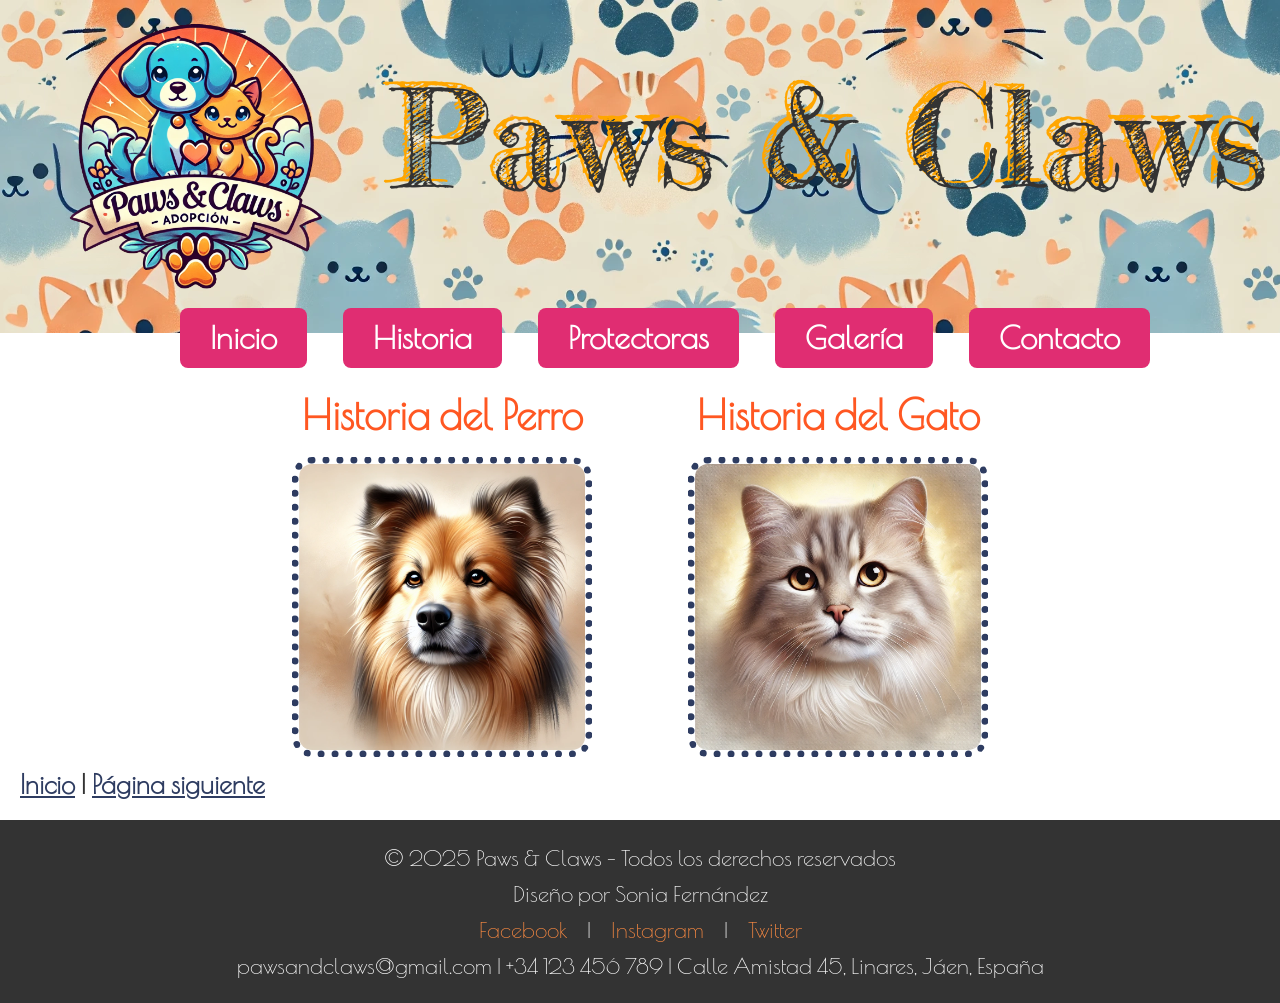
<file: HTML/historia.html>
<!DOCTYPE html>
<html lang="es">
<head>
    <meta charset="UTF-8">
    <meta name="viewport" content="width=device-width, initial-scale=1.0">
    <meta name="author" content="Sonia Fernández Pérez"/>
    <title>Paws & Claws - Adopciones</title>
    <meta name="description" content="Web para amantes de los perros y gatos">
    <meta name="keywords" content="html,perro, gato, Claws, Paws ">
    <link rel="icon" href="../Images/logo2.png" type="png">
    <link rel="stylesheet" href="../CSS/historia.css">
</head>

<body>
    <!-- Cabecera de la web -->
    <header>
        <picture id="logo">
            <img src="../Images/logo2.png" alt="Paws & Claws" width="280" />
        </picture>
        <div class="titulo">Paws & Claws</div>
        <nav class="seccion">
            <ul>
                <li><a href="../index.html">Inicio</a></li>
                <li class="desplegar">
                    <a href="./historia.html">Historia</a>
                    <ul class="menu-desplegable">
                        <li><a href="./historia-perro.html">Historia perro</a></li>
                        <li><a href="./historia-gato.html">Historia gato</a></li>
                    </ul>
                </li>
                <li><a href="./protectoras.html">Protectoras</a></li>
                <li><a href="./galeria.html">Galería</a></li>
                <li><a href="./contacto.html">Contacto</a></li>
            </ul>
        </nav>
    </header>

    <!-- Sección Historia -->
    
    <main >
        <section class="historia">
            <ul>
            <li ><h2>Historia del Perro</h2>
                <picture class="perro">
                    <a href="./historia-perro.html"><img src="../Images/perro1.webp" alt="Historia del perro" width="300px"></a> 
                </picture>
            </li>
            <li ><h2>Historia del Gato</h2>
                <picture class="gato">
                    <a href="./historia-gato.html"><img src="../Images/gato.webp" alt="Historia del gato" width="300px"></a> 
                </picture>
            </li>
            </ul>
        </section>
    </main>

    <!--Vuelta arriba y a la pagina principal-->
    <div class="indice">
        <a href="../index.html">Inicio</a> | <a href="../HTML/historia-perro.html">Página siguiente</a>
    </div>

    <!-- Pie de Página -->
    <footer>
        <p>&copy; 2025 Paws & Claws - Todos los derechos reservados</p>
        <P>Diseño por Sonia Fernández</P>
        <div class="redes-sociales">
            <a href="#">Facebook</a> | <a href="#">Instagram</a> | <a href="#">Twitter</a>
            <p>pawsandclaws@gmail.com | +34 123 456 789 | Calle Amistad 45, Linares, Jáen, España</p>
        </div>
    </footer>
</body>

</html>
</file>
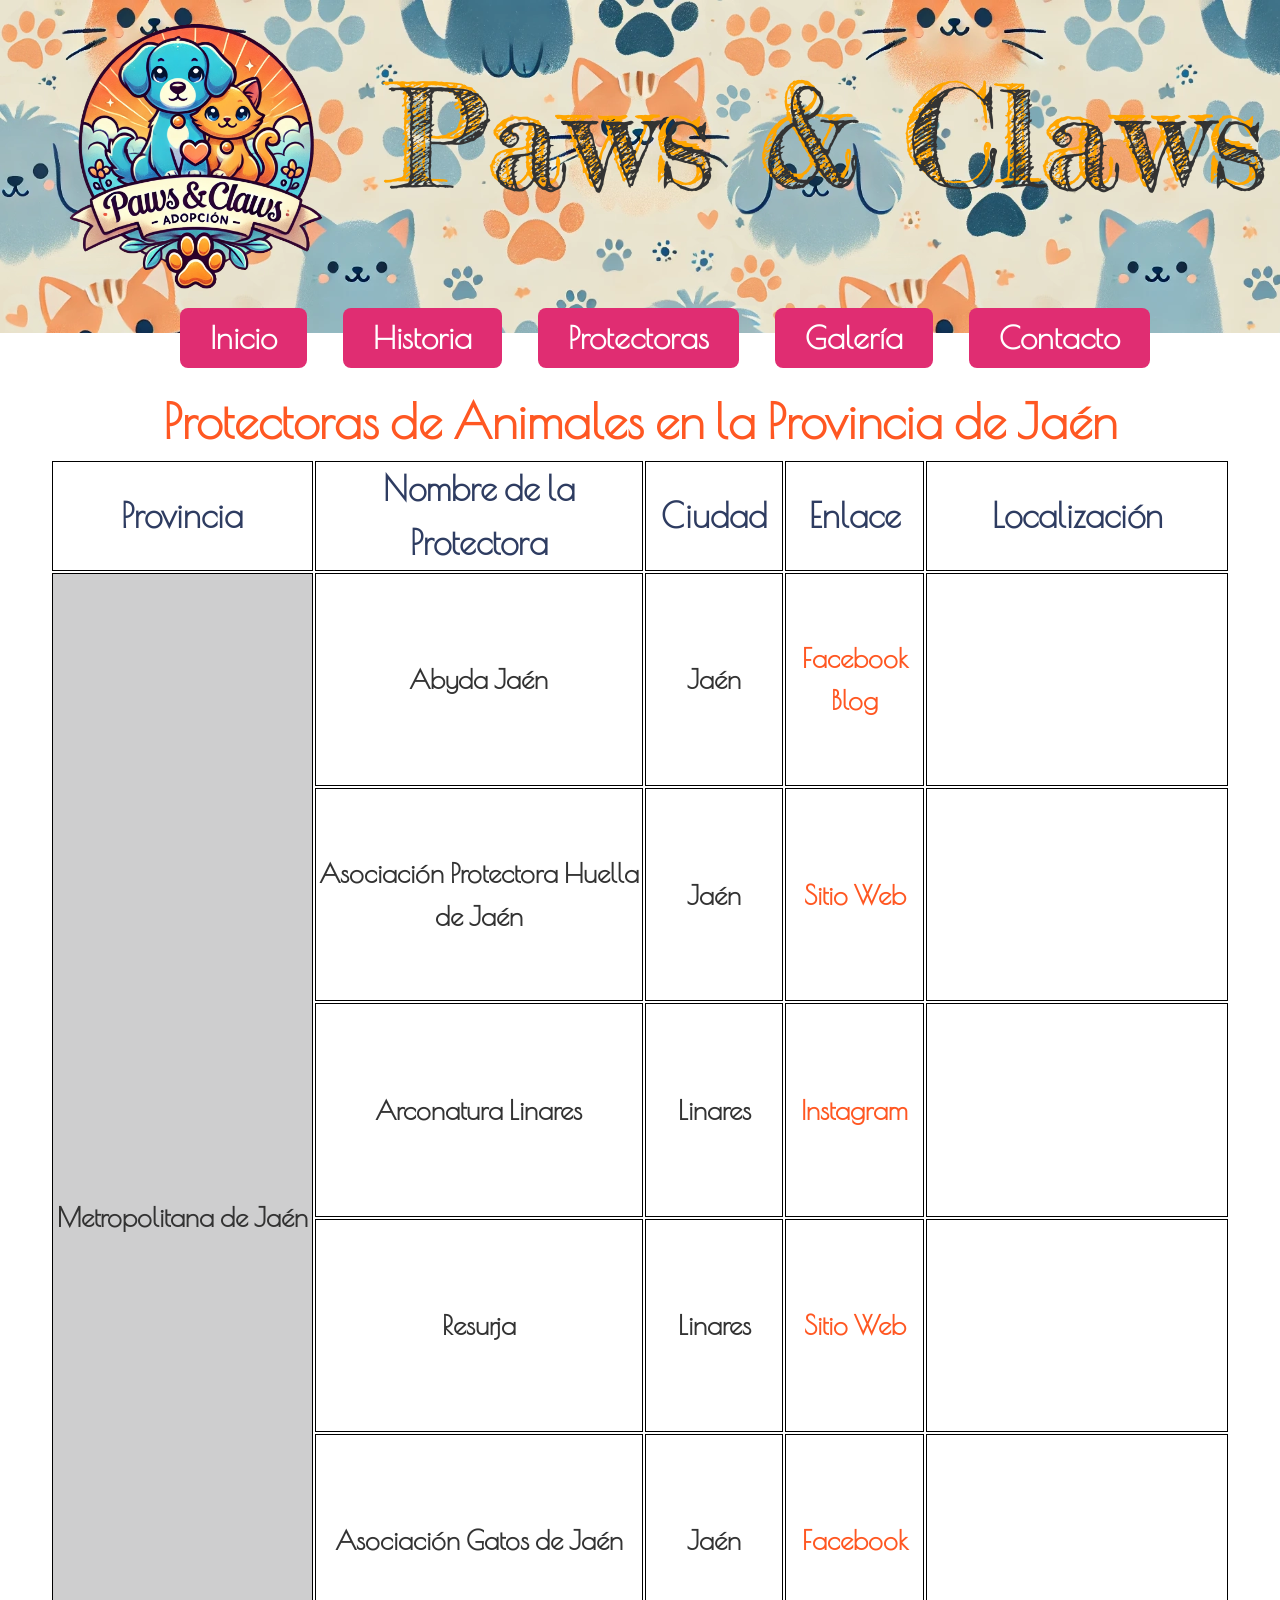
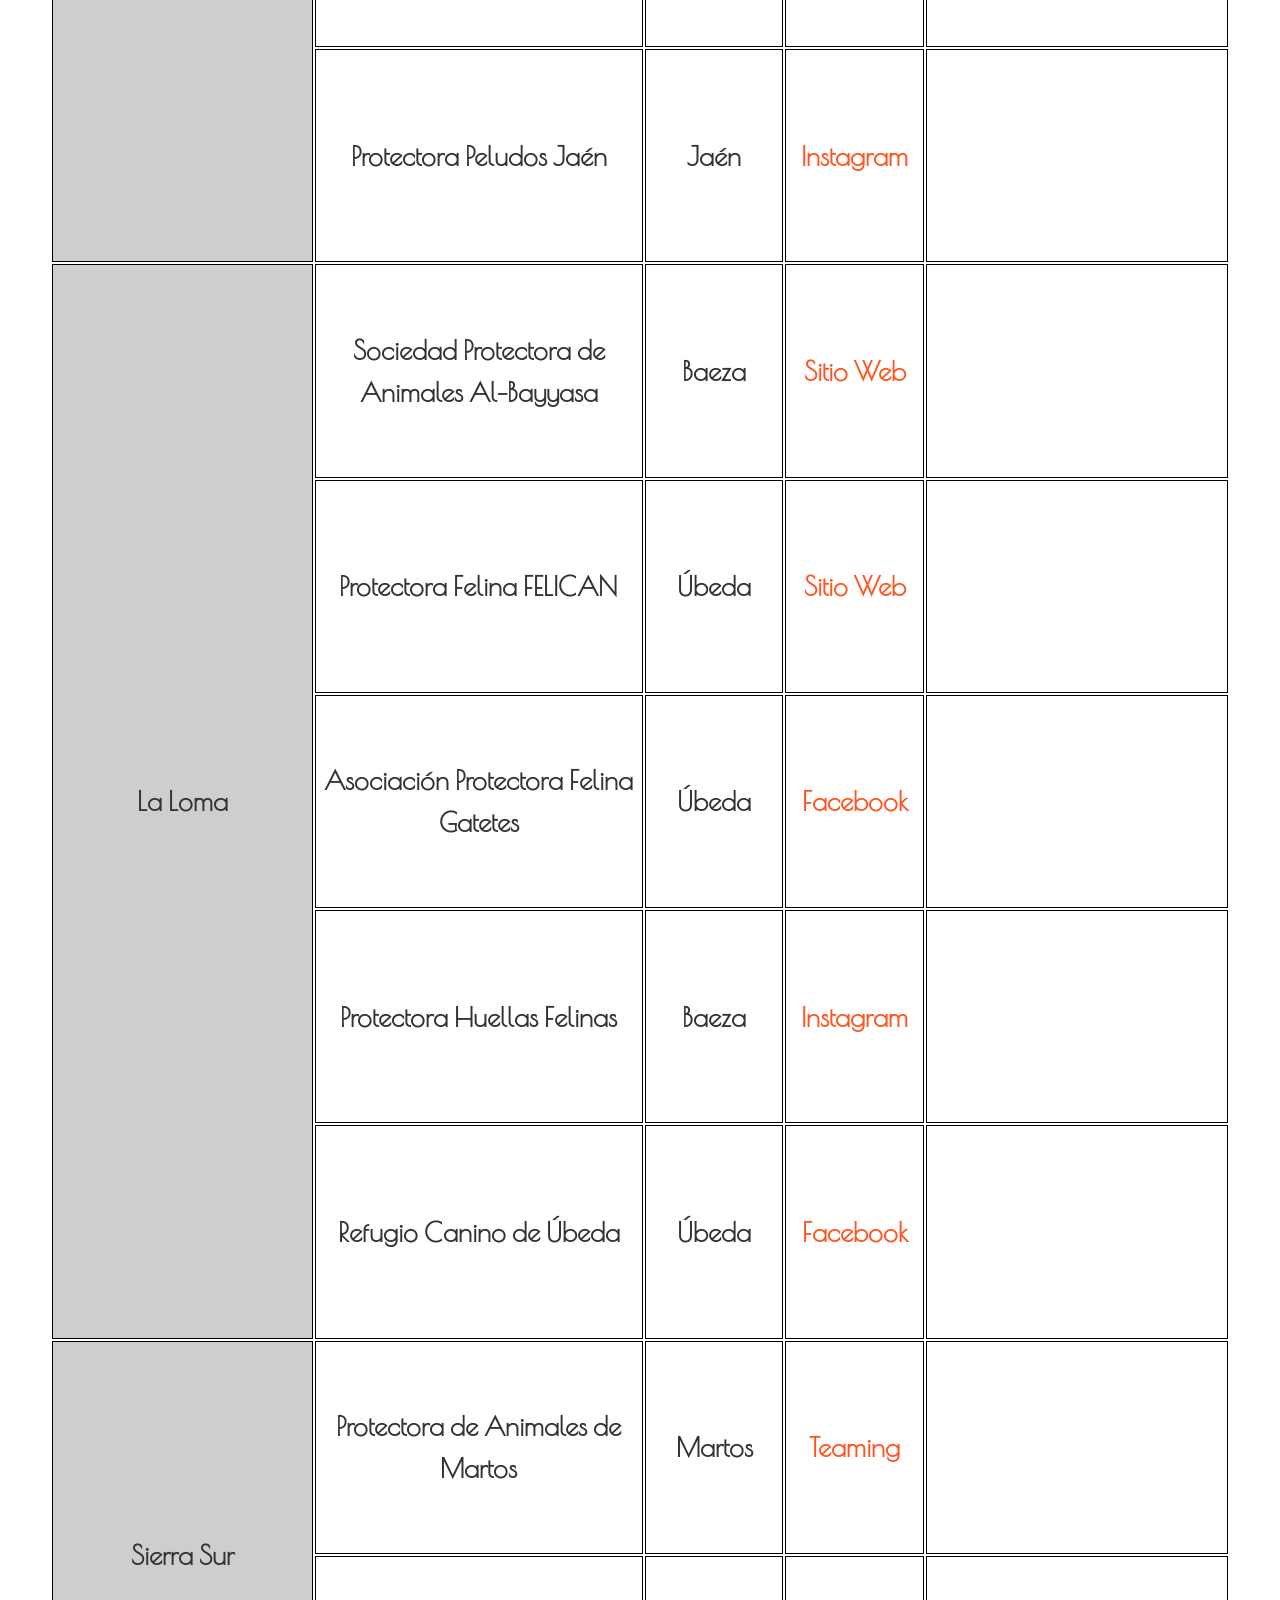
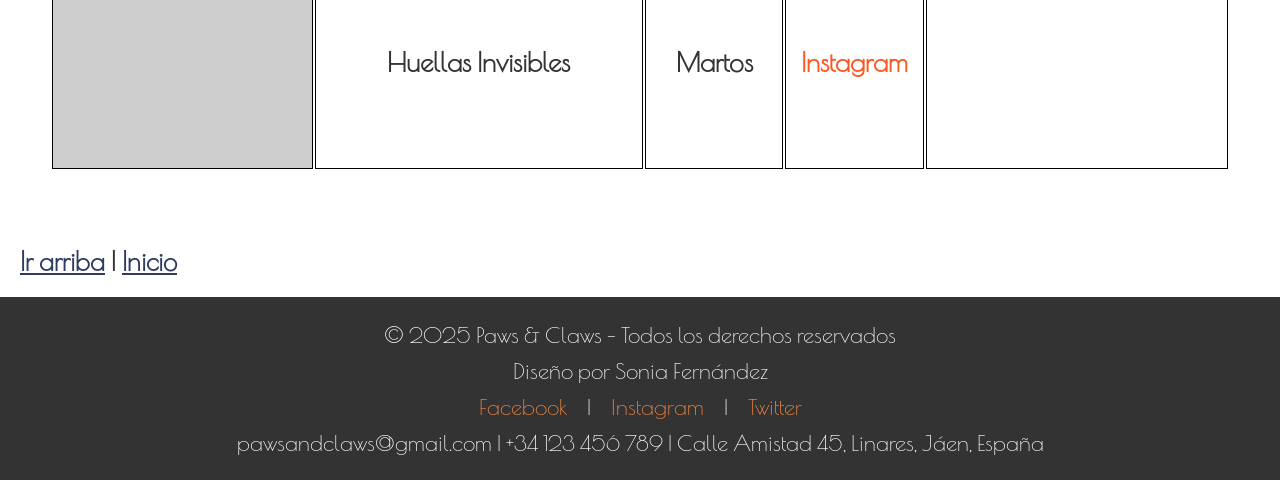
<file: HTML/protectoras.html>
<!DOCTYPE html>
<html lang="es">
<head>
    <meta charset="UTF-8">
    <meta name="viewport" content="width=device-width, initial-scale=1.0">
    <meta name="author" content="Sonia Fernández Pérez"/>
    <title>Paws & Claws - Adopciones</title>
    <meta name="description" content="Web para amantes de los perros y gatos">
    <meta name="keywords" content="html,perro, gato, Claws, Paws ">
    <link rel="icon" href="../Images/logo2.png" type="png">
    <link rel="stylesheet" href="../CSS/protectoras.css">
</head>

<body>
    <!-- Cabecera de la web -->
    <header>
       <picture id="logo">
           <img src="../Images/logo2.png" alt="Paws & Claws" width="280" />
       </picture>
       <div class="titulo">Paws & Claws</div>
       <nav class="seccion">
           <ul>
               <li><a href="../index.html">Inicio</a></li>
               <li class="desplegar">
                   <a href="historia.html">Historia</a>
                   <ul class="menu-desplegable">
                       <li><a href="historia-perro.html">Historia perro</a></li>
                       <li><a href="historia-gato.html">Historia gato</a></li>
                   </ul>
               </li>
               <li><a href="protectoras.html">Protectoras</a></li>
               <li><a href="galeria.html">Galería</a></li>
               <li><a href="contacto.html">Contacto</a></li>
           </ul>
       </nav>
   </header>
<!--tabla de protectoras-->
<body>
    <div id="tabla">
        <table class="protectoras">
            <caption>Protectoras de Animales en la Provincia de Jaén</caption>
            <tr >
                <th width="300" >Provincia</th>
                <th width="400" >Nombre de la Protectora</th>
                <th width="150" >Ciudad</th>
                <th width="150">Enlace</th>
                <th >Localización</th>
            </tr>
            <!-- Metropolitana de Jaén -->
            <tr >
                <td class="fondo" rowspan="6">Metropolitana de Jaén</td>
                <td>Abyda Jaén</td>
                <td>Jaén</td>
                <td><a href="https://www.facebook.com/protectoraabydajaen/" target="_blank">Facebook</a> <br><a href="https://abydajaenblog.blogspot.com/p/blog-page.html" target="_blank">Blog</a></td>
                <td><iframe src="https://www.google.com/maps/embed?pb=!1m18!1m12!1m3!1d25108.172596526965!2d-3.6908804604491996!3d38.12806339999999!2m3!1f0!2f0!3f0!3m2!1i1024!2i768!4f13.1!3m3!1m2!1s0xd6e9c864b4b0221%3A0xa7a160e893c109dd!2sCentro%20Canino%20Resurja!5e0!3m2!1ses!2ses!4v1742065981554!5m2!1ses!2ses" width="300" height="200" style="border:0;" allowfullscreen="" loading="lazy" referrerpolicy="no-referrer-when-downgrade"></iframe></td>
            </tr>
            <tr>
                <td>Asociación Protectora Huella de Jaén</td>
                <td>Jaén</td>
                <td><a href="https://www.huelladejaen.org/" target="_blank">Sitio Web</a></td>
                <td><iframe src="https://www.google.com/maps/embed?pb=!1m14!1m12!1m3!1d50453.53386233891!2d-3.7835574931582507!3d37.781933514301905!2m3!1f0!2f0!3f0!3m2!1i1024!2i768!4f13.1!5e0!3m2!1ses!2ses!4v1742155310022!5m2!1ses!2ses" width="300" height="200" style="border:0;" allowfullscreen="" loading="lazy" referrerpolicy="no-referrer-when-downgrade"></iframe></td>
            </tr>
            <tr>
                <td>Arconatura Linares</td>
                <td>Linares</td>
                <td><a href="https://www.instagram.com/arconaturalinares/" target="_blank">Instagram</a></td>
                <td><iframe src="https://www.google.com/maps/embed?pb=!1m10!1m8!1m3!1d2220.7191228495712!2d-3.639812327591069!3d38.08036848914061!3m2!1i1024!2i768!4f13.1!5e0!3m2!1ses!2ses!4v1742156360261!5m2!1ses!2ses" width="300" height="200" style="border:0;" allowfullscreen="" loading="lazy" referrerpolicy="no-referrer-when-downgrade"></iframe></td>
            </tr>
            <tr>
                <td>Resurja</td>
                <td>Linares</td>
                <td><a href="https://centrocaninoresurja.com/" target="_blank">Sitio Web</a></td>
                <td><iframe src="https://www.google.com/maps/embed?pb=!1m18!1m12!1m3!1d803925.5678270743!2d-4.304333737500015!3d38.08588291263651!2m3!1f0!2f0!3f0!3m2!1i1024!2i768!4f13.1!3m3!1m2!1s0xd6e9c864b4b0221%3A0xa7a160e893c109dd!2sCentro%20Canino%20Resurja!5e0!3m2!1ses!2ses!4v1742156167031!5m2!1ses!2ses" width="300" height="200" style="border:0;" allowfullscreen="" loading="lazy" referrerpolicy="no-referrer-when-downgrade"></iframe></td>
            </tr>
            <tr>
                <td>Asociación Gatos de Jaén</td>
                <td>Jaén</td>
                <td><a href="https://www.facebook.com/gatosdejaen/" target="_blank">Facebook</a></td>
                <td><iframe src="https://www.google.com/maps/embed?pb=!1m16!1m12!1m3!1d14997.367818904104!2d-3.8059673479601366!3d37.79453423212391!2m3!1f0!2f0!3f0!3m2!1i1024!2i768!4f13.1!2m1!1sProtectora%20Huellas%20!5e0!3m2!1ses!2ses!4v1742407285528!5m2!1ses!2ses" width="300" height="200" style="border:0;" allowfullscreen="" loading="lazy" referrerpolicy="no-referrer-when-downgrade"></iframe></td>
            </tr>
            <tr>
                <td>Protectora Peludos Jaén</td>
                <td>Jaén</td>
                <td><a href="https://www.instagram.com/peludosjaen/" target="_blank">Instagram</a></td>
                <td><iframe src="https://www.google.com/maps/embed?pb=!1m16!1m12!1m3!1d29804.491003279654!2d-3.606101182197456!3d38.26068449700458!2m3!1f0!2f0!3f0!3m2!1i1024!2i768!4f13.1!2m1!1sProtectora%20Huellas%20!5e0!3m2!1ses!2ses!4v1742407165665!5m2!1ses!2ses" width="300" height="200" style="border:0;" allowfullscreen="" loading="lazy" referrerpolicy="no-referrer-when-downgrade"></iframe></td>
            </tr>
            <!-- La Loma -->
            <tr>
                <td class="fondo" rowspan="5">La Loma</td>
                <td>Sociedad Protectora de Animales Al-Bayyasa</td>
                <td>Baeza</td>
                <td><a href="https://animalesdebaeza.org/" target="_blank">Sitio Web</a></td>
                <td><iframe src="https://www.google.com/maps/embed?pb=!1m18!1m12!1m3!1d803925.5678270743!2d-4.304333737500015!3d38.08588291263651!2m3!1f0!2f0!3f0!3m2!1i1024!2i768!4f13.1!3m3!1m2!1s0xd6e8d809f1f10dd%3A0xc9c2e3bfc842012d!2sSociedad%20protectora%20de%20animales%20y%20plantas%20&#39;Al-Bayyasa&#39;!5e0!3m2!1ses!2ses!4v1742155801085!5m2!1ses!2ses" width="300" height="200" style="border:0;" allowfullscreen="" loading="lazy" referrerpolicy="no-referrer-when-downgrade"></iframe></td>
            </tr>
            <tr>
                <td>Protectora Felina FELICAN</td>
                <td>Úbeda</td>
                <td><a href="https://www.felicanubeda.com/" target="_blank">Sitio Web</a></td>
                <td><iframe src="https://www.google.com/maps/embed?pb=!1m18!1m12!1m3!1d3141.579614726133!2d-3.3904553249806657!3d38.056880595860996!2m3!1f0!2f0!3f0!3m2!1i1024!2i768!4f13.1!3m3!1m2!1s0xd6ef2fd6065dc2b%3A0xc91cf5cbc80d006a!2sProtectora%20Felican!5e0!3m2!1ses!2ses!4v1742155387225!5m2!1ses!2ses" width="300" height="200" style="border:0;" allowfullscreen="" loading="lazy" referrerpolicy="no-referrer-when-downgrade"></iframe></td>
            </tr>
            <tr>
                <td>Asociación Protectora Felina Gatetes</td>
                <td>Úbeda</td>
                <td><a href="https://www.facebook.com/gatetesubeda/" target="_blank">Facebook</a></td>
                <td><iframe src="https://www.google.com/maps/embed?pb=!1m14!1m12!1m3!1d84570.60814650092!2d-3.4747784061162803!3d38.02671613156354!2m3!1f0!2f0!3f0!3m2!1i1024!2i768!4f13.1!5e0!3m2!1ses!2ses!4v1742155661788!5m2!1ses!2ses" width="300" height="200" style="border:0;" allowfullscreen="" loading="lazy" referrerpolicy="no-referrer-when-downgrade"></iframe></td>
            </tr>
            <tr>
                <td>Protectora Huellas Felinas</td>
                <td>Baeza</td>
                <td><a href="https://www.instagram.com/huellasfelinas/" target="_blank">Instagram</a></td>
                <td><iframe src="https://www.google.com/maps/embed?pb=!1m16!1m12!1m3!1d17776.16827833428!2d-4.089968124667492!3d38.037478780805486!2m3!1f0!2f0!3f0!3m2!1i1024!2i768!4f13.1!2m1!1sProtectora%20Huellas%20!5e0!3m2!1ses!2ses!4v1742407226625!5m2!1ses!2ses" width="300" height="200" style="border:0;" allowfullscreen="" loading="lazy" referrerpolicy="no-referrer-when-downgrade"></iframe></td>
            </tr>
            <tr>
                <td>Refugio Canino de Úbeda</td>
                <td>Úbeda</td>
                <td><a href="https://www.facebook.com/refugiocaninoubeda/" target="_blank">Facebook</a></td>
                <td><iframe src="https://www.google.com/maps/embed?pb=!1m16!1m12!1m3!1d8890.609109912602!2d-3.379946614854309!3d38.0166685758333!2m3!1f0!2f0!3f0!3m2!1i1024!2i768!4f13.1!2m1!1sProtectora%20Huellas%20!5e0!3m2!1ses!2ses!4v1742407342304!5m2!1ses!2ses" width="300" height="200" style="border:0;" allowfullscreen="" loading="lazy" referrerpolicy="no-referrer-when-downgrade"></iframe></td>
            </tr>
            <!-- Sierra Sur -->
            <tr>
                <td class="fondo" rowspan="2">Sierra Sur</td>
                <td>Protectora de Animales de Martos</td>
                <td>Martos</td>
                <td><a href="https://www.teaming.net/protectoradeanimalesmartos-jaen" target="_blank">Teaming</a></td>
                <td><iframe src="https://www.google.com/maps/embed?pb=!1m18!1m12!1m3!1d8925.904579010046!2d-3.974421117493523!3d37.72475167884836!2m3!1f0!2f0!3f0!3m2!1i1024!2i768!4f13.1!3m3!1m2!1s0xd6bf5018e5c5855%3A0x2c907f9240d40426!2sProtectora%20Huellas%20Puertollano!5e0!3m2!1ses!2ses!4v1742407062972!5m2!1ses!2ses" width="300" height="200" style="border:0;" allowfullscreen="" loading="lazy" referrerpolicy="no-referrer-when-downgrade"></iframe></td>
            </tr>
            <tr>
                <td>Huellas Invisibles</td>
                <td>Martos</td>
                <td><a href="https://www.instagram.com/huellasinvisibles_/" target="_blank">Instagram</a></td>
                <td><iframe src="https://www.google.com/maps/embed?pb=!1m18!1m12!1m3!1d8925.904579010046!2d-3.974421117493523!3d37.72475167884836!2m3!1f0!2f0!3f0!3m2!1i1024!2i768!4f13.1!3m3!1m2!1s0xd6bf5018e5c5855%3A0x2c907f9240d40426!2sProtectora%20Huellas%20Puertollano!5e0!3m2!1ses!2ses!4v1742407062972!5m2!1ses!2ses" width="300" height="200" style="border:0;" allowfullscreen="" loading="lazy" referrerpolicy="no-referrer-when-downgrade"></iframe></td>
            </tr>
        </table>
    </div>
    <!--seccion indice-->
    <div class="indice">
        <a href="#logo">Ir arriba</a> | <a href="../index.html">Inicio</a>
    </div>
    <!-- Pie de Página -->
    <footer>
        <p>&copy; 2025 Paws & Claws - Todos los derechos reservados</p>
        <P>Diseño por Sonia Fernández</P>
        <div class="redes-sociales">
            <a href="#">Facebook</a> | <a href="#">Instagram</a> | <a href="#">Twitter</a>
            <p>pawsandclaws@gmail.com | +34 123 456 789 | Calle Amistad 45, Linares, Jáen, España</p>
        </div>
    </footer>

</body>

</html>
</file>
<file: CSS/index.css>
@import url('https://fonts.googleapis.com/css2?family=Fredericka+the+Great&display=swap');
@import url('https://fonts.googleapis.com/css2?family=Poiret+One&display=swap');

/*toda la pagina*/
* {
    margin: 0;
    padding: 0;
    box-sizing: border-box;
}

/*texto general y cuerpo*/
body {
    font-family:'Poiret One', Cochin, Georgia, Times, 'Times New Roman', serif;
    line-height: 1.6; /*espacio entre lineas*/
    background: #ffffff;
    color: #333;
}

/* Cabecera */
header {
    background: #333;
    background-image: url(../Images/foto-cabecera.webp);
    background-size: 800px;
    color: white;
    display: flex; /*organiza los elementos en una fila*/
    flex-wrap: wrap; /*los elementos bajan si no caben en una fila*/
    justify-content: center; /*centramos el nav*/
    
}    
/*logo*/
#logo{
    position: relative;
    padding: 10px 50px 10px 50px;  

}

.titulo {
    font-size: 8.5em;
    color:#333;
    flex-wrap: wrap; /*los elementos bajan si no caben en una fila*/
    justify-content: center;
    align-content: center;
    margin-top: -30px;
    font-family:"Fredericka the Great";
    text-shadow: -6px -6px 0 #ffa600;
}
  
nav ul {
    list-style: none;
    display:flex;
    justify-content: center;
    align-content: center;
    column-gap: 1.5em; /*separacion entre botones*/
    font-family: "Poiret One";
    font-weight: bold; /*en negrita*/
    font-size:x-large;
    margin-bottom: -35px; /*altura de los botones con referencia al header*/
    margin-left: 50px;

}
nav ul li {
    position: relative;
}
nav ul li a {
    text-decoration: none;
    font-size: 1.3em;
    display: inline-block;
    padding: 5px 30px;
    font-weight: bold; /*en negrita*/
    color: white;
    background-color: #e02d72;
    border-radius: 8px;
    cursor:url('../Images/puntero.png'),pointer; /*puntero de huellas*/
    transition: transform 0.3s ease, background-color 0.3s ease; /*para que la animacion entre el hover sea suave*/
    
}

nav ul li a:hover {
    transform: scale(1.1); /* Se agranda un 10% */
    background-color: #2e3c61; /* Nuevo color al pasar el mouse */
  
}

/*desplegar la historia de los animales*/
nav ul li a:hover {
    transform: scale(1.1); /* Se agranda un 10% */
    background-color: #2e3c61; /* Nuevo color al pasar el mouse */
  
}

/*desplegar la historia de los animales*/
.menu-desplegable {
    position: absolute;
    top: 100%;
    left: 0;
    background: #e02d72;
    list-style: none;
    padding: 0px;
    margin: 0px;
    display: none; /*no se muestra hasta que pasemos el cursor*/
    border-radius: 8px;
    width: 200px;
    z-index: 1000;
}
.menu-desplegable li {
    width: 100%;
}
.menu-desplegable li a {
    display: block;
    padding: 5px;
    font-size: 1em;
    color: rgb(255, 255, 255);
    background: #e02d72;
    border-radius: 8px;
    
}
.menu-desplegable li a:hover {
    background: #2e3c61; 
}

.desplegar:hover .menu-desplegable{
    display: block;
}

/* Sección principal */
main{
    font-weight:bold; /*en negrita*/
}
.presentacion {
    text-align: center; /*texto centrado*/
    font-size: 2em;
    padding: 60px 20px 20px 20px ;
    background: #ffffff;
}

.presentacion h1 {
    font-size: 1.4em;
    color: #ff5722;
}

.presentacion p {
    margin: 10px 0;
    font-weight: bold; /*en negrita*/
    font-size: 0.7em;
}

.presentacion a { /*boton que lleva al formulario*/
    display: inline-block;
    margin-top: 10px;
    font-family: "Poiret One";
    padding: 10px 30px;
    background: #ff5722;
    color: white;
    font-weight: bold; /*en negrita*/
    text-decoration: none;
    font-size: 0.8em;
    border-color: #2e3c61;
    border-radius: 8px;
    cursor:url('../Images/puntero.png'),pointer; /*puntero de huellas*/
    transition: background 0.3s;
}

.presentacion a:hover { /*se muestra al pasar el cursor*/
    transform: scale(1.1);
    background: #2e3c61;

}

/*indice*/
.indice {
    text-align: left; 
    font-size: 1.6em;
    padding: 0px 0px 15px 20px;
    background: #ffffff;
    font-weight:bold; /*en negrita*/
}
.indice a{
    color: #2e3c61;
}
.indice a:hover{
    color: #e64a19;
}

/* Pie de página */
footer {
    font-size: 1.4em;
    text-align: center;
    padding: 20px 0px;
    background: #333;
    color: white;
}

.redes-sociales a {
    color: #ff8c42;
    text-decoration: none;
    margin: 25px 15px;
    transition: color 0.3s;
}

.redes-sociales a:hover {
    color: #2e3c61;
}
</file>
<file: CSS/contacto.css>
@import url('https://fonts.googleapis.com/css2?family=Fredericka+the+Great&display=swap');
@import url('https://fonts.googleapis.com/css2?family=Poiret+One&display=swap');

/*toda la pagina*/
* {
    margin: 0;
    padding: 0;
    box-sizing: border-box;
}
/*texto general y cuerpo*/
body {
    font-family:'Poiret One', Cochin, Georgia, Times, 'Times New Roman', serif;
    line-height: 1.6; /*espacio entre lineas*/
    background: #ffffff;
    color: #333;
}

/* Cabecera */
header {
    background: #333;
    background-image: url(../Images/foto-cabecera.webp);
    background-size: 800px;
    color: white;
    display: flex; /*organiza los elementos en una fila*/
    flex-wrap: wrap; /*los elementos bajan si no caben en una fila*/
    justify-content: center; /*centramos el nav*/
}    
/*logo*/
#logo{
    position: relative;
    padding: 10px 50px 10px 50px;  

}

.titulo {
    font-size: 8.5em;
    color:#333;
    flex-wrap: wrap; /*los elementos bajan si no caben en una fila*/
    justify-content: center;
    align-content: center;
    margin-top: -30px;
    font-family:"Fredericka the Great";
    text-shadow: -6px -6px 0 #ffa600;
}
  
nav ul {
    list-style: none;
    display:flex;
    justify-content: center;
    align-content: center;
    column-gap: 1.5em; /*separacion entre botones*/
    font-family: "Poiret One";
    font-weight: bold; /*en negrita*/
    font-size:x-large;
    margin-bottom: -35px; /*altura de los botones con referencia al header*/
    margin-left: 50px;

}
nav ul li {
    position: relative;
}
nav ul li a {
    text-decoration: none;
    font-size: 1.3em;
    display: inline-block;
    padding: 5px 30px;
    font-weight: bold; /*en negrita*/
    color: white;
    background-color: #e02d72;
    border-radius: 8px;
    cursor:url('../Images/puntero.png'),pointer; /*puntero de huellas*/
    transition: transform 0.3s ease, background-color 0.3s ease; /*para que la animacion entre el hover sea suave*/
    
}

nav ul li a:hover {
    transform: scale(1.1); /* Se agranda un 10% */
    background-color: #2e3c61; /* Nuevo color al pasar el mouse */
  
}

/*desplegar la historia de los animales*/
.menu-desplegable {
    position: absolute;
    top: 100%;
    left: 0;
    background: #e02d72;
    list-style: none;
    padding: 0px;
    margin: 0px;
    display: none; /*no se muestra hasta que pasemos el cursor*/
    border-radius: 8px;
    width: 200px;
    z-index: 1000;
}
.menu-desplegable li {
    width: 100%;
}
.menu-desplegable li a {
    display: block;
    padding: 5px;
    font-size: 1em;
    color: rgb(255, 255, 255);
    background: #e02d72;
    border-radius: 8px;
    
}
.menu-desplegable li a:hover {
    background: #2e3c61; 
}

.desplegar:hover .menu-desplegable{
    display: block;
}

/* Sección principal */
.contacto {
    font-weight:bold;
    text-align: center;
    font-size: 2.5em;
    padding: 30px 0px 20px 0px;
    background: #ffffff;
}

.contacto ul {
    font-weight:bold;
    text-align: center;
    font-size: 0.8em;

}
.mensaje{
    text-align: center;
    font-size: 2em;
    margin-top: -10px;
    padding: 0px 0px 30px 0px;
    background: #ffffff;
}

.mensaje h2, .contacto h2 {
    font-size: 1.2em;
    color: #ff5722;
    padding: 10px 0px 10px 0px;

}
.contacto p {
    font-weight: bold;
    font-size: 0.9em;
}

/* Contacto */
.contacto ul {
    list-style: none;
    padding: 0;
    
}

.contacto ul li {
    font-size: 0.8em;
    margin: 0.5rem 0;
}

.mensaje form {
    max-width: 600px;
    margin: 0 auto;
    display: flex;
    flex-direction: column;
    gap: 1.5rem;
}

.mensaje input,
.mensaje textarea {
    padding: 1rem;
    border: 2px solid #ff8c42;
    border-radius: 8px;
    font-size: 1.5rem;
}
input::placeholder, textarea::placeholder {
    font-family: "Poiret One", sans-serif;
    font-size: 0.9em;
    color: #3a3939;
    font-weight:bold;
    opacity: 50%;
    padding: 0px 0px 0px 10px;
}

.mensaje button {
    display: inline-block;
    margin-top: 0.5em;
    font-family: "Poiret One";
    padding: 0.8em 2em;
    background: #ff5722;
    color: white;
    font-weight: bold; /*en negrita*/
    text-decoration: none;
    font-size: 0.8em;
    border-radius: 8px;
    cursor:url('../Images/puntero.png'),pointer; /*puntero de huellas*/
    transition: background 0.3s;
}

.mensaje button:hover {
    transform: scale(1.1);
    background: #2e3c61;
}

/*indice*/
.indice {
    font-weight: bold; /*en negrita*/
    text-align: left; 
    margin-top: -10px;
    font-size: 1.6em;
    padding: 0px 0px 15px 20px;
    background: #ffffff;

}
.indice a{
    color: #2e3c61;
}
.indice a:hover{
    color: #e64a19;
}

/* Pie de página */
footer {
    font-size: 1.4em;
    text-align: center;
    padding: 20px 0px;
    background: #333;
    color: white;
}

.redes-sociales a {
    color: #ff8c42;
    text-decoration: none;
    margin: 25px 15px;
    transition: color 0.3s;
}

.redes-sociales a:hover {
    color: #2e3c61;
}
</file>
<file: CSS/formulario.css>
@import url('https://fonts.googleapis.com/css2?family=Fredericka+the+Great&display=swap');
@import url('https://fonts.googleapis.com/css2?family=Poiret+One&display=swap');

/*toda la pagina*/
* {
    margin: 0;
    padding: 0;
    box-sizing: border-box;
}
/*texto general y cuerpo*/
body {
    font-family:'Poiret One', Cochin, Georgia, Times, 'Times New Roman', serif;
    line-height: 1.6; /*espacio entre lineas*/
    background: #ffffff;
    color: #333;
}

/* Cabecera */
header {
    background: #333;
    background-image: url(../Images/foto-cabecera.webp);
    background-size: 800px;
    color: white;
    display: flex; /*organiza los elementos en una fila*/
    flex-wrap: wrap; /*los elementos bajan si no caben en una fila*/
    justify-content: center; /*centramos el nav*/
}    
/*logo*/
#logo{
    position: relative;
    padding: 10px 50px 10px 50px;  

}

.titulo {
    font-size: 8.5em;
    color:#333;
    flex-wrap: wrap; /*los elementos bajan si no caben en una fila*/
    justify-content: center;
    align-content: center;
    margin-top: -30px;
    font-family:"Fredericka the Great";
    text-shadow: -6px -6px 0 #ffa600;
}
  
nav ul {
    list-style: none;
    display:flex;
    justify-content: center;
    align-content: center;
    column-gap: 1.5em; /*separacion entre botones*/
    font-family: "Poiret One";
    font-weight: bold; /*en negrita*/
    font-size:x-large;
    margin-bottom: -35px; /*altura de los botones con referencia al header*/
    margin-left: 50px;

}
nav ul li {
    position: relative;
}
nav ul li a {
    text-decoration: none;
    font-size: 1.3em;
    display: inline-block;
    padding: 5px 30px;
    font-weight: bold; /*en negrita*/
    color: white;
    background-color: #e02d72;
    border-radius: 8px;
    cursor:url('../Images/puntero.png'),pointer; /*puntero de huellas*/
    transition: transform 0.3s ease, background-color 0.3s ease; /*para que la animacion entre el hover sea suave*/
    
}

nav ul li a:hover {
    transform: scale(1.1); /* Se agranda un 10% */
    background-color: #2e3c61; /* Nuevo color al pasar el mouse */
  
}

/*desplegar la historia de los animales*/
.menu-desplegable {
    position: absolute;
    top: 100%;
    left: 0;
    background: #e02d72;
    list-style: none;
    padding: 0px;
    margin: 0px;
    display: none; /*no se muestra hasta que pasemos el cursor*/
    border-radius: 8px;
    width: 200px;
    z-index: 1000;
}
.menu-desplegable li {
    width: 100%;
}
.menu-desplegable li a {
    display: block;
    padding: 5px;
    font-size: 1em;
    color: rgb(255, 255, 255);
    background: #e02d72;
    border-radius: 8px;
    
}
.menu-desplegable li a:hover {
    background: #2e3c61; 
}

.desplegar:hover .menu-desplegable{
    display: block;
}

/* Sección principal */
.formulario{
    text-align: center; /*texto centrado*/
    font-size: 2em;
    padding: 30px 20px 60px 0px;
    background: #ffffff;
}
.formulario h2{
    margin: 20px 0px -10px 0px;
    font-size: 1.4em;
    color: #ff5722;
}
.formulario h4{
    font-size: 0.9em;
    color: #2e3c61;
    text-align: justify;

}
.formulario p{
    margin: 20px 0px -10px 0px;
    font-weight: bold; /*en negrita*/
    font-size: 0.7em;
}
.formulario form {
    max-width: 600px;
    margin: 0 auto;
    display: flex;
    flex-direction: column;
    gap: 20px;
}
.formulario label{
    font-size: 0.6em;
    font-weight: bold; 
    text-align: justify;
    color: #314a91;
}
.formulario input{
    width: 600px;
    height: 40px;
    padding: 0px 0px 0px 10px;
    font-family: "Poiret One", sans-serif;
    font-size: 0.7em;
}
.formulario select{
    font-family: "Poiret One", sans-serif;
    font-size: 0.6em;
    font-weight: bold; /*en negrita*/
}
.formulario option{
    font-family: "Poiret One", sans-serif;
    font-size: 1em;
    font-weight: bold; /*en negrita*/
}
input[type="checkbox"] {
    margin-right: 10px;
    width: 15px;
    height: 15px;
}
input[type="radio"] {
    margin-right: 10px;
    width: 15px;
    height: 15px;
}

input::placeholder, textarea::placeholder {
    font-family: "Poiret One", sans-serif;
    font-size: 0.9em;
    color: #3a3939;
    font-weight:bold;
    opacity: 50%;
    padding: 0px 0px 0px 10px;
}
.radio-group {
    display: flex;
    flex-direction: column;
    gap: 5px;
    margin-bottom: 15px;
    color: #000;
}
.formulario input, textarea {
    padding: 10px;
    border: 2px solid #ff8c42;
    border-radius: 8px;
}
.radio-group{
    text-align: justify;
    color: #333;
}

.formulario button {
    display: inline-block;
    margin-top: 0.5em;
    font-family: "Poiret One";
    padding: 10px 10px;
    background: #ff5722;
    color: white;
    font-weight: bold; /*en negrita*/
    text-decoration: none;
    font-size: 0.8em;
    border-radius: 8px;
    cursor:url('../Images/puntero.png'),pointer; /*puntero de huellas*/
    transition: background 0.3s;
}

.formulario button:hover {
    transform: scale(1.1);
    background: #2e3c61;
}

/*indice*/
.indice {
    font-weight: bold; /*en negrita*/
    text-align: left; 
    margin-top: -10px;
    font-size: 1.6em;
    padding: 0px 0px 15px 20px;
    background: #ffffff;

}
.indice a{
    color: #2e3c61;
}
.indice a:hover{
    color: #e64a19;
}

/* Pie de página */
footer {
    font-size: 1.4em;
    text-align: center;
    padding: 20px 0px;
    background: #333;
    color: white;
}

.redes-sociales a {
    color: #ff8c42;
    text-decoration: none;
    margin: 25px 15px;
    transition: color 0.3s;
}

.redes-sociales a:hover {
    color: #2e3c61;
}
</file>
<file: CSS/historia-gato.css>
@import url('https://fonts.googleapis.com/css2?family=Fredericka+the+Great&display=swap');
@import url('https://fonts.googleapis.com/css2?family=Poiret+One&display=swap');

/*toda la pagina*/
* {
    margin: 0;
    padding: 0;
    box-sizing: border-box;
}
/*texto general y cuerpo*/
body {
    font-family:'Poiret One', Cochin, Georgia, Times, 'Times New Roman', serif;
    line-height: 1.6; /*espacio entre lineas*/
    background: #ffffff;
    color: #333;
}

/* Cabecera */
header {
    background: #333;
    background-image: url(../Images/foto-cabecera.webp);
    background-size: 800px;
    color: white;
    display: flex; /*organiza los elementos en una fila*/
    flex-wrap: wrap; /*los elementos bajan si no caben en una fila*/
    justify-content: center; /*centramos el nav*/
}    
/*logo*/
#logo{
    position: relative;
    padding: 10px 50px 10px 50px;  

}

.titulo {
    font-size: 8.5em;
    color:#333;
    flex-wrap: wrap; /*los elementos bajan si no caben en una fila*/
    justify-content: center;
    align-content: center;
    margin-top: -30px;
    font-family:"Fredericka the Great";
    text-shadow: -6px -6px 0 #ffa600;
}
  
nav ul {
    list-style: none;
    display:flex;
    justify-content: center;
    align-content: center;
    column-gap: 1.5em; /*separacion entre botones*/
    font-family: "Poiret One";
    font-weight: bold; /*en negrita*/
    font-size:x-large;
    margin-bottom: -35px; /*altura de los botones con referencia al header*/
    margin-left: 50px;

}
nav ul li {
    position: relative;
}
nav ul li a {
    text-decoration: none;
    font-size: 1.3em;
    display: inline-block;
    padding: 5px 30px;
    font-weight: bold; /*en negrita*/
    color: white;
    background-color: #e02d72;
    border-radius: 8px;
    cursor:url('../Images/puntero.png'),pointer; /*puntero de huellas*/
    transition: transform 0.3s ease, background-color 0.3s ease; /*para que la animacion entre el hover sea suave*/
    
}

nav ul li a:hover {
    transform: scale(1.1); /* Se agranda un 10% */
    background-color: #2e3c61; /* Nuevo color al pasar el mouse */
  
}

/*desplegar la historia de los animales*/
.menu-desplegable {
    position: absolute;
    top: 100%;
    left: 0;
    background: #e02d72;
    list-style: none;
    padding: 0px;
    margin: 0px;
    display: none; /*no se muestra hasta que pasemos el cursor*/
    border-radius: 8px;
    width: 200px;
    z-index: 1000;
}
.menu-desplegable li {
    width: 100%;
}
.menu-desplegable li a {
    display: block;
    padding: 5px;
    font-size: 1em;
    color: rgb(255, 255, 255);
    background: #e02d72;
    border-radius: 8px;
    
}
.menu-desplegable li a:hover {
    background: #2e3c61; 
}

.desplegar:hover .menu-desplegable{
    display: block;
}

/* Sección Historia */

.historia {
    text-align: center; /*texto centrado*/
    font-size: 1.3em;
    padding: 50px 25px;
    background: #ffffff;
    display: flex;
    flex-wrap: wrap;
}

.historia h1 {
    font-size: 2em;
    color: #ff5722;
    margin: 0 auto;

}

.historia p {
    font-weight: bold; /*en negrita*/
    font-size: 1.2em;
    margin-bottom: 25px;
}
.linea-tiempo {
    position: relative;
    max-width: 100%; /*para ocupar todo el ancho*/
    margin: 0 auto;
    padding:0 5%;
}

/* Línea central */
.linea-tiempo::before {
    content: '';
    position: absolute;
    top: 0;
    left: 50%;
    width: 4px;
    height: 100%;
    background: #c0380f;
    transform: translateX(-50%);
}

.linea-tiempo-seccion {
    display: flex;
    align-items: center;
    justify-content: space-between;
    margin-bottom: 40px;
    position: relative;
    padding: 20px 0; /*para reducir el espacio entre bloques*/
    width: 100%;
}

.linea-tiempo:nth-child(even) {
    flex-direction: row-reverse;
}

.linea-tiempo-contenido {
    background: #a6a8ac;
    padding: 20px;
    border-radius: 12px;
    box-shadow: 0 4px 8px rgba(0, 0, 0, 0.1);
    width: 40%;
    text-align: center;
}
.linea-tiempo-imagen{
    width: 40%;
    display: flex;
    justify-content: center;
}

.linea-tiempo-imagen img {
    max-width: 100%;
    height: auto;
    border-radius: 12px;
}

/*asi alternamos los lados de la seccion linea tiempo*/
.linea-tiempo-seccion:nth-child(even) {
    flex-direction: row-reverse;
}

.linea-tiempo-punto {
    position: absolute;
    top: 130px;
    left: 50.5%;
    width: 50px;
    height: 50px;
    background: url('../Images/huella-linea.png') no-repeat center center;
    background-size: contain;
    transform: translateX(-50%);
}

.linea-tiempo-fecha {
    font-weight: bold;
    color: #22374e;
}


/*indice*/
.indice {
    font-weight: bold; /*en negrita*/
    text-align: left; 
    font-size: 1.6em;
    padding: 0px 0px 15px 20px;
    background: #ffffff;
}
.indice a{
    color: #2e3c61;
}
.indice a:hover{
    color: #e64a19;
}

/* Pie de página */
footer {
    font-size: 1.4em;
    text-align: center;
    padding: 20px 0px;
    background: #333;
    color: white;
}

.redes-sociales a {
    color: #ff8c42;
    text-decoration: none;
    margin: 25px 15px;
    transition: color 0.3s;
}

.redes-sociales a:hover {
    color: #2e3c61;
}
</file>
<file: CSS/historia-perro.css>
@import url('https://fonts.googleapis.com/css2?family=Fredericka+the+Great&display=swap');
@import url('https://fonts.googleapis.com/css2?family=Poiret+One&display=swap');

/*toda la pagina*/
* {
    margin: 0;
    padding: 0;
    box-sizing: border-box;
}
/*texto general y cuerpo*/
body {
    font-family:'Poiret One', Cochin, Georgia, Times, 'Times New Roman', serif;
    line-height: 1.6; /*espacio entre lineas*/
    background: #ffffff;
    color: #333;
}

/* Cabecera */
header {
    background: #333;
    background-image: url(../Images/foto-cabecera.webp);
    background-size: 800px;
    color: white;
    display: flex; /*organiza los elementos en una fila*/
    flex-wrap: wrap; /*los elementos bajan si no caben en una fila*/
    justify-content: center; /*centramos el nav*/
}    
/*logo*/
#logo{
    position: relative;
    padding: 10px 50px 10px 50px;  

}

.titulo {
    font-size: 8.5em;
    color:#333;
    flex-wrap: wrap; /*los elementos bajan si no caben en una fila*/
    justify-content: center;
    align-content: center;
    margin-top: -30px;
    font-family:"Fredericka the Great";
    text-shadow: -6px -6px 0 #ffa600;
}
  
nav ul {
    list-style: none;
    display:flex;
    justify-content: center;
    align-content: center;
    column-gap: 1.5em; /*separacion entre botones*/
    font-family: "Poiret One";
    font-weight: bold; /*en negrita*/
    font-size:x-large;
    margin-bottom: -35px; /*altura de los botones con referencia al header*/
    margin-left: 50px;

}
nav ul li {
    position: relative;
}
nav ul li a {
    text-decoration: none;
    font-size: 1.3em;
    display: inline-block;
    padding: 5px 30px;
    font-weight: bold; /*en negrita*/
    color: white;
    background-color: #e02d72;
    border-radius: 8px;
    cursor:url('../Images/puntero.png'),pointer; /*puntero de huellas*/
    transition: transform 0.3s ease, background-color 0.3s ease; /*para que la animacion entre el hover sea suave*/
    
}

nav ul li a:hover {
    transform: scale(1.1); /* Se agranda un 10% */
    background-color: #2e3c61; /* Nuevo color al pasar el mouse */
  
}

/*desplegar la historia de los animales*/
.menu-desplegable {
    position: absolute;
    top: 100%;
    left: 0;
    background: #e02d72;
    list-style: none;
    padding: 0px;
    margin: 0px;
    display: none; /*no se muestra hasta que pasemos el cursor*/
    border-radius: 8px;
    width: 200px;
    z-index: 1000;
}
.menu-desplegable li {
    width: 100%;
}
.menu-desplegable li a {
    display: block;
    padding: 5px;
    font-size: 1em;
    color: rgb(255, 255, 255);
    background: #e02d72;
    border-radius: 8px;  
}
.menu-desplegable li a:hover {
    background: #2e3c61; 
}

.desplegar:hover .menu-desplegable{
    display: block;
}

/* Sección Historia */

.historia {
    text-align: center; /*texto centrado*/
    font-size: 1.3em;
    padding: 50px 25px;
    background: #ffffff;
    display: flex;
    flex-wrap: wrap;
}

.historia h1 {
    font-size: 2em;
    color: #ff5722;
    margin: 0 auto;
}

.historia p {
    font-weight: bold; /*en negrita*/
    font-size: 1.2em;
    margin-bottom: 25px;
}
.linea-tiempo {
    position: relative;
    max-width: 100%; /*para ocupar todo el ancho*/
    margin: 0 auto;
    padding:0 5%;
}

/* Línea central */
.linea-tiempo::before {
    content: '';
    position: absolute;
    top: 0;
    left: 50%;
    width: 4px;
    height: 100%;
    background: #c0380f;
    transform: translateX(-50%);
}

.linea-tiempo-seccion {
    display: flex;
    align-items: center;
    justify-content: space-between;
    margin-bottom: 40px;
    position: relative;
    padding: 20px 0; /*para reducir el espacio entre bloques*/
    width: 100%;
}

.linea-tiempo:nth-child(even) {
    flex-direction: row-reverse;
}

.linea-tiempo-contenido {
    background: #a6a8ac;
    padding: 20px;
    border-radius: 12px;
    box-shadow: 0 4px 8px rgba(0, 0, 0, 0.1);
    width: 40%;
    text-align: center;
}
.linea-tiempo-imagen{
    width: 40%;
    display: flex;
    justify-content: center;
}

.linea-tiempo-imagen img {
    max-width: 100%;
    height: auto;
    border-radius: 12px;
}

/*asi alternamos los lados de la seccion linea tiempo*/
.linea-tiempo-seccion:nth-child(even) {
    flex-direction: row-reverse;
}

.linea-tiempo-punto {
    position: absolute;
    top: 130px;
    left: 50.5%;
    width: 50px;
    height: 50px;
    background: url('../Images/huella-linea.png') no-repeat center center;
    background-size: contain;
    transform: translateX(-50%);
}

.linea-tiempo-fecha {
    font-weight: bold;
    color: #22374e;
}

/*indice*/
.indice {
    font-weight: bold; /*en negrita*/
    text-align: left; 
    font-size: 1.6em;
    padding: 0px 0px 15px 20px;
    background: #ffffff;
}
.indice a{
    color: #2e3c61;
}
.indice a:hover{
    color: #e64a19;
}

/* Pie de página */
footer {
    font-size: 1.4em;
    text-align: center;
    padding: 20px 0px;
    background: #333;
    color: white;
}

.redes-sociales a {
    color: #ff8c42;
    text-decoration: none;
    margin: 25px 15px;
    transition: color 0.3s;
}

.redes-sociales a:hover {
    color: #2e3c61;
}
</file>
<file: CSS/historia.css>
@import url('https://fonts.googleapis.com/css2?family=Fredericka+the+Great&display=swap');
@import url('https://fonts.googleapis.com/css2?family=Poiret+One&display=swap');

/*toda la pagina*/
* {
    margin: 0;
    padding: 0;
    box-sizing: border-box;
}
/*texto general y cuerpo*/
body {
    font-family:'Poiret One', Cochin, Georgia, Times, 'Times New Roman', serif;
    line-height: 1.6; /*espacio entre lineas*/
    background: #ffffff;
    color: #333;
}

/* Cabecera */
header {
    background: #333;
    background-image: url(../Images/foto-cabecera.webp);
    background-size: 800px;
    color: white;
    display: flex; /*organiza los elementos en una fila*/
    flex-wrap: wrap; /*los elementos bajan si no caben en una fila*/
    justify-content: center; /*centramos el nav*/
}    
/*logo*/
#logo{
    position: relative;
    padding: 10px 50px 10px 50px;  

}

.titulo {
    font-size: 8.5em;
    color:#333;
    flex-wrap: wrap; /*los elementos bajan si no caben en una fila*/
    justify-content: center;
    align-content: center;
    margin-top: -30px;
    font-family:"Fredericka the Great";
    text-shadow: -6px -6px 0 #ffa600;
}
  
nav ul {
    list-style: none;
    display:flex;
    justify-content: center;
    align-content: center;
    column-gap: 1.5em; /*separacion entre botones*/
    font-family: "Poiret One";
    font-weight: bold; /*en negrita*/
    font-size:x-large;
    margin-bottom: -35px; /*altura de los botones con referencia al header*/
    margin-left: 50px;

}
nav ul li {
    position: relative;
}
nav ul li a {
    text-decoration: none;
    font-size: 1.3em;
    display: inline-block;
    padding: 5px 30px;
    font-weight: bold; /*en negrita*/
    color: white;
    background-color: #e02d72;
    border-radius: 8px;
    cursor:url('../Images/puntero.png'),pointer; /*puntero de huellas*/
    transition: transform 0.3s ease, background-color 0.3s ease; /*para que la animacion entre el hover sea suave*/
    
}

nav ul li a:hover {
    transform: scale(1.1); /* Se agranda un 10% */
    background-color: #2e3c61; /* Nuevo color al pasar el mouse */
  
}

/*desplegar la historia de los animales*/
.menu-desplegable {
    position: absolute;
    top: 100%;
    left: 0;
    background: #e02d72;
    list-style: none;
    padding: 0px;
    margin: 0px;
    display: none; /*no se muestra hasta que pasemos el cursor*/
    border-radius: 8px;
    width: 200px;
    z-index: 1000;
}
.menu-desplegable li {
    width: 100%;
}
.menu-desplegable li a {
    display: block;
    padding: 5px;
    font-size: 1em;
    color: rgb(255, 255, 255);
    background: #e02d72;
    border-radius: 8px;
    
}
.menu-desplegable li a:hover {
    background: #2e3c61; 
}

.desplegar:hover .menu-desplegable{
    display: block;
}

/* Sección Historia */

.historia {
    background: #ffffff;
    text-align: center;
    align-items: center;
    justify-content: center;
    padding: 50px 0px 0px 0px;
}
.historia h2{
    color: #ff5722;
    font-size: 2.5em;
    margin-bottom: 10px;
    font-weight: bold; /*en negrita*/
}

.historia  ul {
    display: flex; /*organiza los elementos en una fila*/
    flex-wrap: wrap; /*los elementos bajan si no caben en una fila*/
    list-style: none;
    justify-content: center;
    column-gap: 6em;
    text-align: center;
    border:#e64a19;
    border-radius: 10px;
}
.perro img {
    border: 7px dotted #2e3c61; /* borde fotos */
    border-radius: 20px; /* esquinas*/
}

.gato img {
    border: 7px dotted #2e3c61; /* borde fotos */
    border-radius: 20px; /*esquinas */
}
.perro img:hover{
    transform: scale(1.1); /* Se agranda un 10% */
    border: 10px dotted #e64a19; 
}
.gato img:hover{
    transform: scale(1.1); /* Se agranda un 10% */
    border: 10px dotted #e64a19; 
}

/*indice*/
.indice {
    text-align: left; 
    font-size: 1.6em;
    padding: 0px 0px 15px 20px;
    background: #ffffff;
    font-weight: bold; /*en negrita*/
}
.indice a{
    color: #2e3c61;
}
.indice a:hover{
    color: #e64a19;
}

/* Pie de página */
footer {
    font-size: 1.4em;
    text-align: center;
    padding: 20px 0px;
    background: #333;
    color: white;
}

.redes-sociales a {
    color: #ff8c42;
    text-decoration: none;
    margin: 25px 15px;
    transition: color 0.3s;
}

.redes-sociales a:hover {
    color: #2e3c61;
}
</file>
<file: CSS/protectoras.css>
@import url('https://fonts.googleapis.com/css2?family=Fredericka+the+Great&display=swap');
@import url('https://fonts.googleapis.com/css2?family=Poiret+One&display=swap');

/*toda la pagina*/
* {
    margin: 0;
    padding: 0;
    box-sizing: border-box;
}
/*texto general y cuerpo*/
body {
    font-family:'Poiret One', Cochin, Georgia, Times, 'Times New Roman', serif;
    line-height: 1.6; /*espacio entre lineas*/
    background: #ffffff;
    color: #333;
}

/* Cabecera */
header {
    background: #333;
    background-image: url(../Images/foto-cabecera.webp);
    background-size: 800px;
    color: white;
    display: flex; /*organiza los elementos en una fila*/
    flex-wrap: wrap; /*los elementos bajan si no caben en una fila*/
    justify-content: center; /*centramos el nav*/
}    
/*logo*/
#logo{
    position: relative;
    padding: 10px 50px 10px 50px;  

}

.titulo {
    font-size: 8.5em;
    color:#333;
    flex-wrap: wrap; /*los elementos bajan si no caben en una fila*/
    justify-content: center;
    align-content: center;
    margin-top: -30px;
    font-family:"Fredericka the Great";
    text-shadow: -6px -6px 0 #ffa600;
}
  
nav ul {
    list-style: none;
    display:flex;
    justify-content: center;
    align-content: center;
    column-gap: 1.5em; /*separacion entre botones*/
    font-family: "Poiret One";
    font-weight: bold; /*en negrita*/
    font-size:x-large;
    margin-bottom: -35px; /*altura de los botones con referencia al header*/
    margin-left: 50px;

}
nav ul li {
    position: relative;
}
nav ul li a {
    text-decoration: none;
    font-size: 1.3em;
    display: inline-block;
    padding: 5px 30px;
    font-weight: bold; /*en negrita*/
    color: white;
    background-color: #e02d72;
    border-radius: 8px;
    cursor:url('../Images/puntero.png'),pointer; /*puntero de huellas*/
    transition: transform 0.3s ease, background-color 0.3s ease; /*para que la animacion entre el hover sea suave*/
    
}

nav ul li a:hover {
    transform: scale(1.1); /* Se agranda un 10% */
    background-color: #2e3c61; /* Nuevo color al pasar el mouse */
  
}

/*desplegar la historia de los animales*/
.menu-desplegable {
    position: absolute;
    top: 100%;
    left: 0;
    background: #e02d72;
    list-style: none;
    padding: 0px;
    margin: 0px;
    display: none; /*no se muestra hasta que pasemos el cursor*/
    border-radius: 8px;
    width: 200px;
    z-index: 1000;
}
.menu-desplegable li {
    width: 100%;
}
.menu-desplegable li a {
    display: block;
    padding: 5px;
    font-size: 1em;
    color: rgb(255, 255, 255);
    background: #e02d72;
    border-radius: 8px;
    
}
.menu-desplegable li a:hover {
    background: #2e3c61; 
}

.desplegar:hover .menu-desplegable{
    display: block;
}

/* Sección de Protectoras */
#tabla{
    display: flex;
    text-align: center;
    justify-content: center;
    display: block; /* hace que la tabla ocupe todo el ancho */
    padding: 50px;
}
td,th {
    border: black 1px solid;
}

.protectoras {
    width: 100%;
    font-size: 1.5em;
    background: #ffffff;
    font-weight: bold; /*en negrita*/

}
.protectoras caption {
    font-size: 2em;
    color: #ff5722;
    text-align: center;
    background: #ffffff;
    font-weight: bold; /*en negrita*/
}

.protectoras th{ 
    text-align: center;
    font-size: 1.4em;
    color:#2e3c61;
    margin: 2px;
    font-weight: bold; /*en negrita*/
    
}

.protectoras td {
    text-align: center;
    font-size: 1.1em;
}
.fondo{
    background-color:#cececf ;
    font-weight: bold; /*en negrita*/

}

.protectoras a {
    color: #ff5722;
    text-decoration: none;
    transition: color 0.3s;
}

.protectoras a:hover {
    color: #e64a19;
}

/*indice*/
.indice {
    text-align: left; 
    font-size: 1.6em;
    padding: 20px 0px 15px 20px;
    background: #ffffff;
    font-weight: bold; /*en negrita*/
}
.indice a{
    color: #2e3c61;
}
.indice a:hover{
    color: #e64a19;
}

/* Pie de página */
footer {
    font-size: 1.4em;
    text-align: center;
    padding: 20px 0px;
    background: #333;
    color: white;
}

.redes-sociales a {
    color: #ff8c42;
    text-decoration: none;
    margin: 25px 15px;
    transition: color 0.3s;
}

.redes-sociales a:hover {
    color: #2e3c61;
}
</file>
